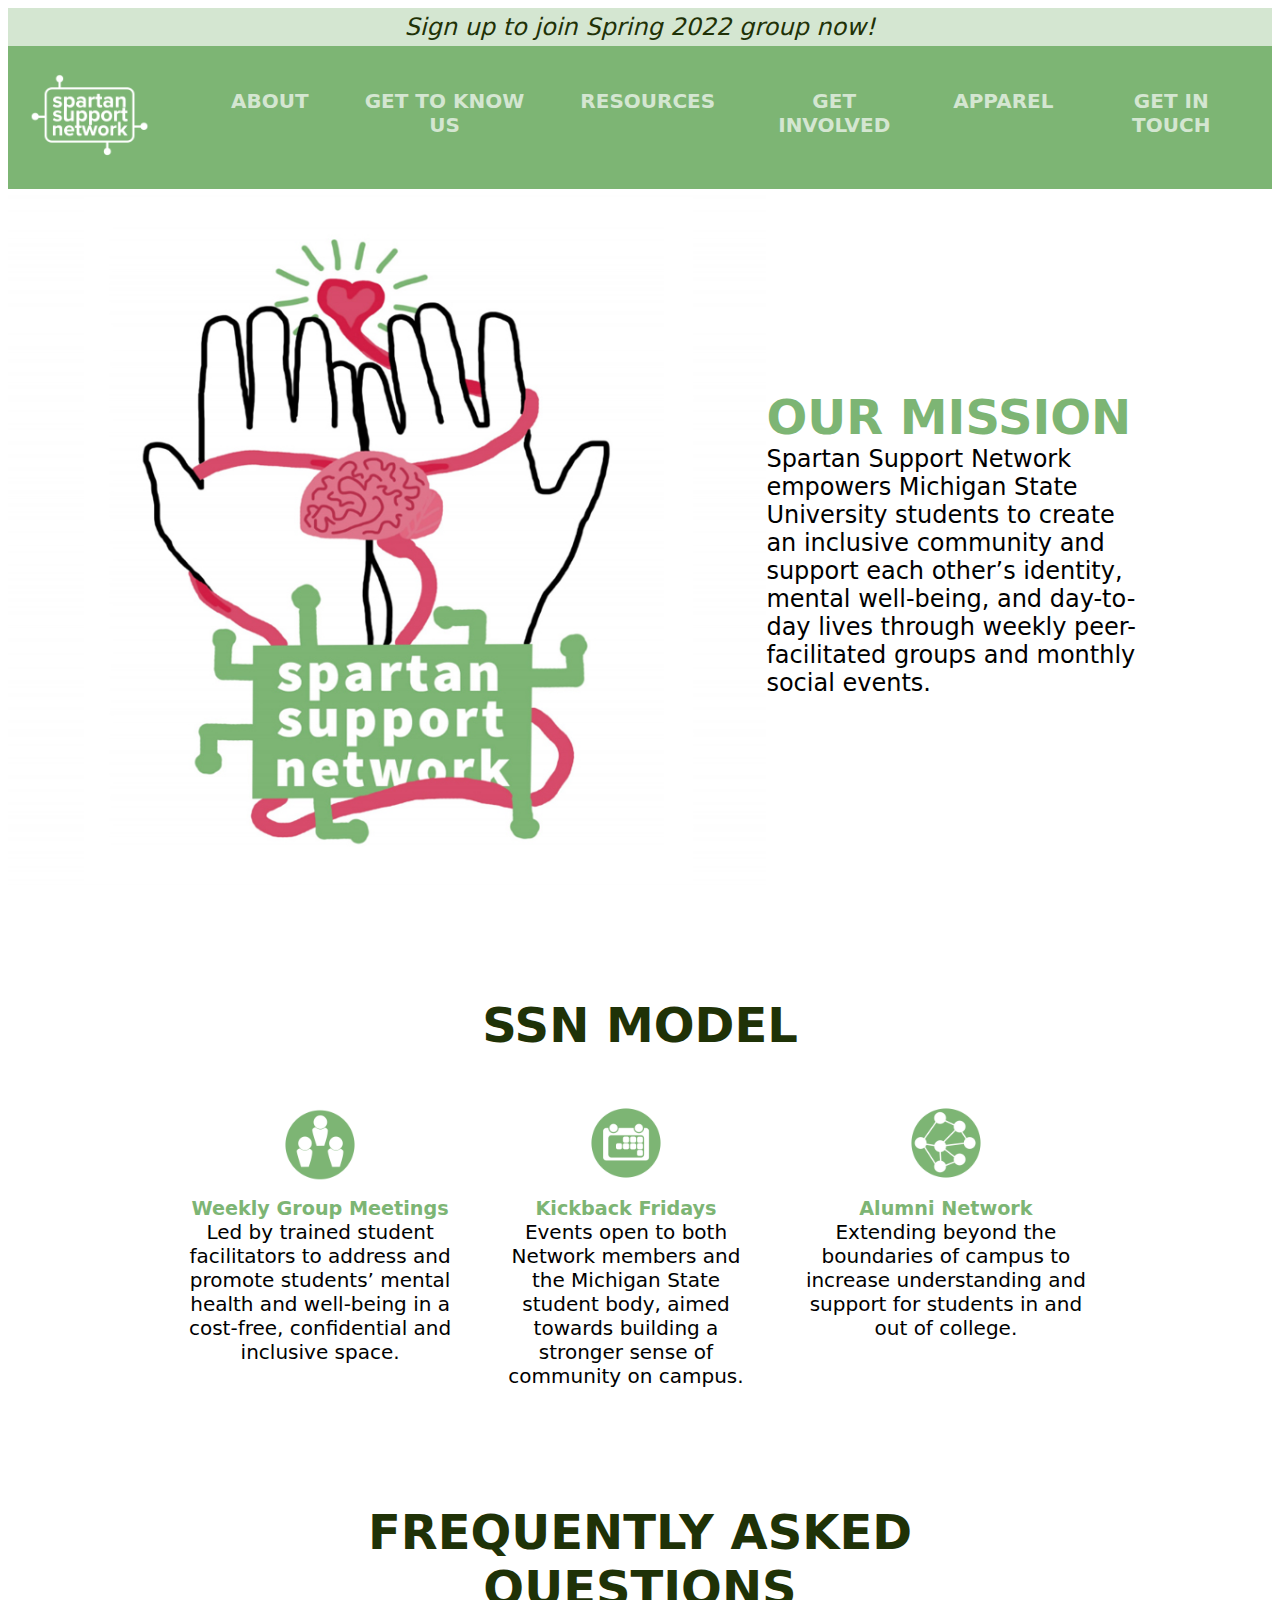
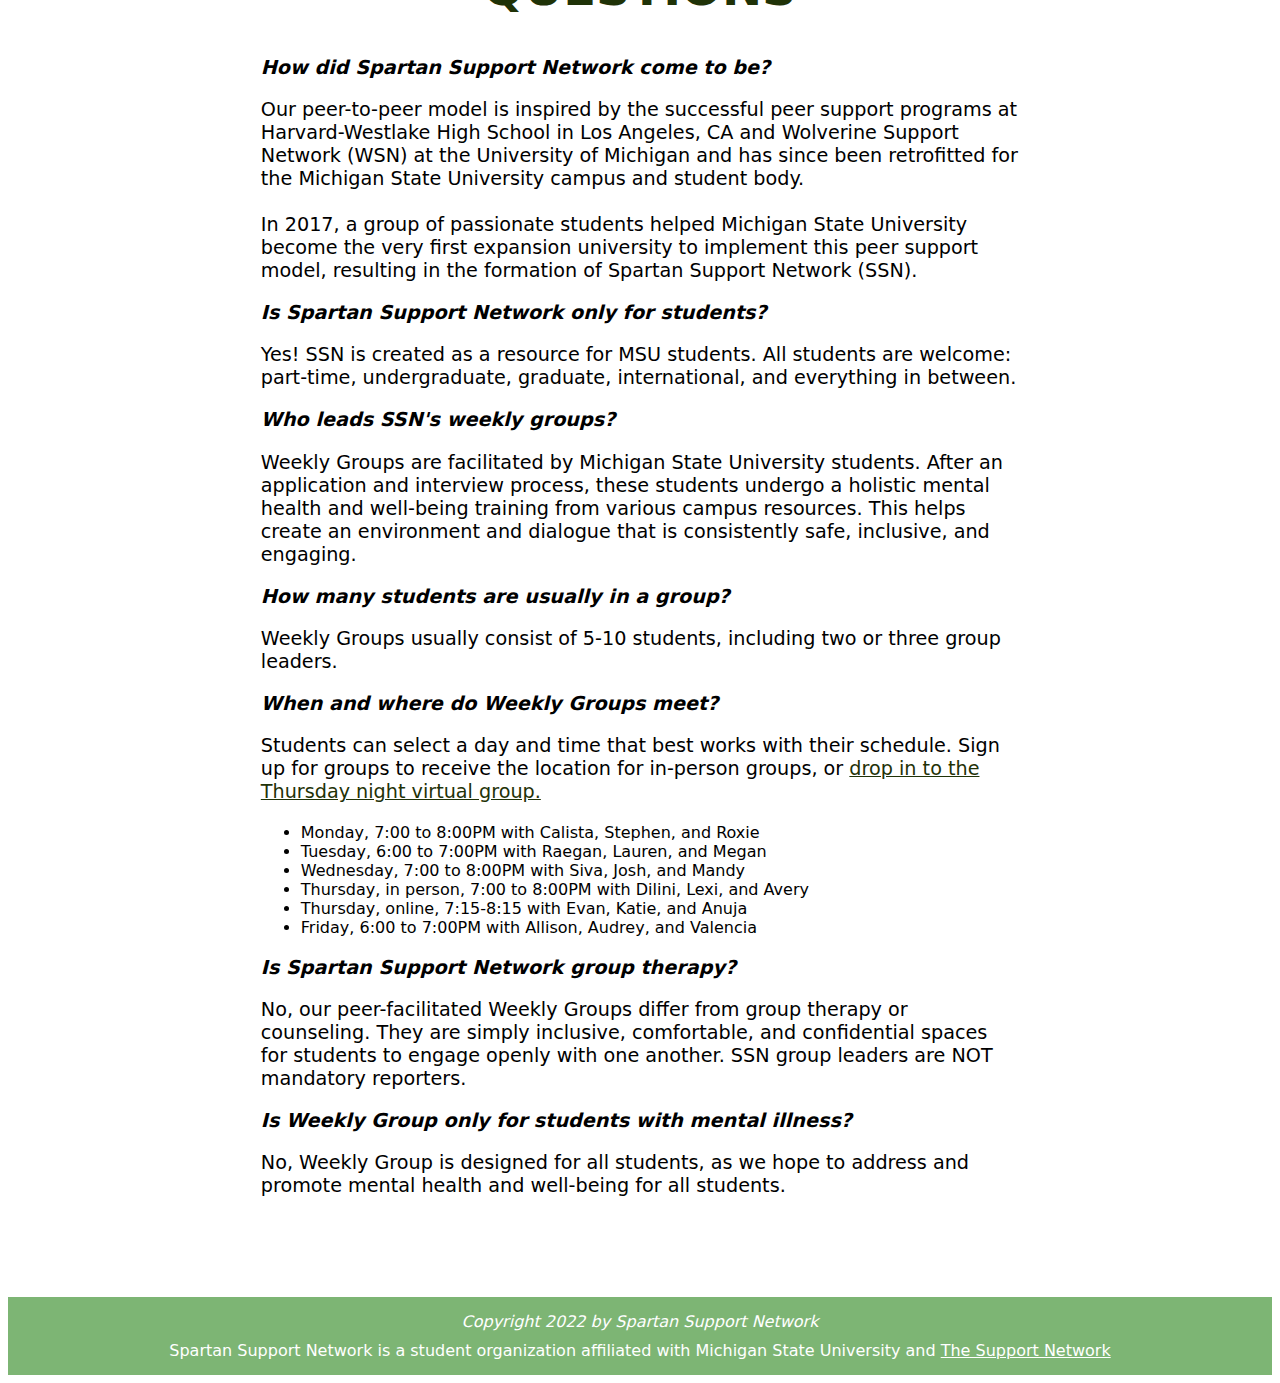
<file: index.html>
<!doctype html>
<html>
<head>
<meta charset="utf-8">

<title>Spartan Support Network</title>
<link rel="stylesheet" type="text/css"  href="styles/style.css">
<link rel="icon"  href="assets/favicon.ico"/>
</head>

<body>
    <header>
      <div class="banner"><a href="https://forms.gle/uR9sPzdmqnq1Cijt9"><em>Sign up to join Spring 2022 group now!</em></a></div>
      <nav class="navGrid">
        <a href="index.html"><img src="assets/navlogo.png" alt="SSN logo" height="125"></a>
         <ul class="navigation">
             <a href="index.html"><li>ABOUT</li></a>
             <a href="gettoknowus.html"><li>GET TO KNOW US</li></a>
              <a href="resources.html"><li>RESOURCES</li></a>
              <a href="calendar.html"><li>GET INVOLVED</li></a>
              <a href="apparel.html"><li>APPAREL</li></a>
              <a href="getintouch.html"><li>GET IN TOUCH</li></a>
          </ul> 
          
          <div class="hamburgerMenu">
              <label> <img src="assets/white_menu_icon.png" alt="Hamburger menu icon">
              <input type="checkbox">
                 <div>
                  <a href="index.html">ABOUT</a>
                 <a href="gettoknowus.html">GET TO KNOW US</a>
                  <a href="resources.html">RESOURCES</a>
                  <a href="calendar.html">GET INVOLVED</a>
                  <a href="apparel.html">APPAREL</a>
                  <a href="getintouch.html">GET IN TOUCH</a>
                  </div>
                  </label>
          </div>
             </nav>
    </header>
            
        <section class="missionFlex">
         <img src="assets/handlogo.jpg" alt="SSN Logo" class="backgroundLogo">
       
        <section id="mission">
            <h1>OUR MISSION</h1>
            <p>Spartan Support Network empowers Michigan State University students to create an inclusive community and support each other’s identity, mental well-being, and day-to-day lives through weekly peer-facilitated groups and monthly social events.</p>
        </section>
        </section>
    
<main>
    

  <h2>SSN MODEL</h2>
        <section class="ssnmodelflex"> 
    
            <div class="modelbox">
                <img class="modelicon" src="assets/group.png" alt="weekly group meetings icon">
                <h3 class="modelheader">Weekly Group Meetings</h3>
                <p class="modeltext">Led by trained student facilitators to address and promote students’ mental health and well-being in a cost-free, confidential and inclusive space.</p>
            </div>
            <div class="modelbox">
                <img class="modelicon" src="assets/friday.png" alt="kickback fridays icon">
                <h3 class="modelheader">Kickback Fridays</h3>
                <p class="modeltext">Events open to both Network members and the Michigan State student body, aimed towards building a stronger sense of community on campus.</p>
            </div>
            <div class="modelbox">
                <img class="modelicon" src="assets/alumni.png" alt="alumni network icon">
                <h3 class="modelheader">Alumni Network</h3>
                <p class="modeltext">Extending beyond the boundaries of campus to increase understanding and support for students in and out of college.</p>
            </div>
        </section>   
        
      <section class="faq">
            <h2>FREQUENTLY ASKED QUESTIONS</h2>
        <p><em><strong>How did Spartan Support Network come to be?</strong></em></p>
        <p>Our peer-to-peer model is inspired by the successful peer support programs at Harvard-Westlake High School in Los Angeles, CA and Wolverine Support Network (WSN) at the University of Michigan and has since been retrofitted for the Michigan State University campus and student body. <br> <br>
        In 2017, a group of passionate students helped Michigan State University become the very first expansion university to implement this peer support model, resulting in the formation of Spartan Support Network (SSN). </p>
            
            <p><em><strong>Is Spartan Support Network only for students?</strong></em></p>
            <p>Yes! SSN is created as a resource for MSU students. All students are welcome: part-time, undergraduate, graduate, international, and everything in between. </p>
            
            <p><em><strong>Who leads SSN's weekly groups? </strong></em></p>
            <p>Weekly Groups are facilitated by Michigan State University students. After an application and interview process, these students undergo a holistic mental health and well-being training from various campus resources. This helps create an environment and dialogue that is consistently safe, inclusive, and engaging. </p>
            
            <p><em><strong>How many students are usually in a group? </strong></em></p>
            <p>Weekly Groups usually consist of 5-10 students, including two or three group leaders. </p>
            
            <p><em><strong>When and where do Weekly Groups meet? </strong></em></p>
        <p>Students can select a day and time that best works with their schedule. Sign up for groups to receive the location for in-person groups, or <a href="https://msu.zoom.us/s/94475112163">drop in to the Thursday night virtual group.</a></p>
              <ul>
                  <li>Monday, 7:00 to 8:00PM with Calista, Stephen, and Roxie</li>
                  <li>Tuesday, 6:00 to 7:00PM with Raegan, Lauren, and Megan</li>
                  <li>Wednesday, 7:00 to 8:00PM with Siva, Josh, and Mandy</li>
                  <li>Thursday, in person, 7:00 to 8:00PM with Dilini, Lexi, and Avery</li>
                  <li>Thursday, online, 7:15-8:15 with Evan, Katie, and Anuja</li>
                  <li>Friday, 6:00 to 7:00PM with Allison, Audrey, and Valencia</li>
              </ul>
          
           <p><em><strong>Is Spartan Support Network group therapy?</strong></em></p>
            <p>No, our peer-facilitated Weekly Groups differ from group therapy or counseling. They are simply inclusive, comfortable, and confidential spaces for students to engage openly with one another. SSN group leaders are NOT mandatory reporters.</p>
        
            <p><em><strong>Is Weekly Group only for students with mental illness?</strong></em></p>
            <p>No, Weekly Group is designed for all students, as we hope to address and promote mental health and well-being for all students.</p>
        </section>
        
    </main>
        
<script src="js/jquery-3.4.1.min.js"></script>
<script src="js/popper.min.js"></script>
<script src="js/bootstrap-4.4.1.js"></script>
</body>
    
    <footer>
        <p><em>Copyright 2022 by Spartan Support Network</em></p>
        
        <p>Spartan Support Network is a student organization affiliated with Michigan State University and <a href="https://www.thesupportnetwork.org/">The Support Network</a></p>
    
    </footer>
</html>
</file>
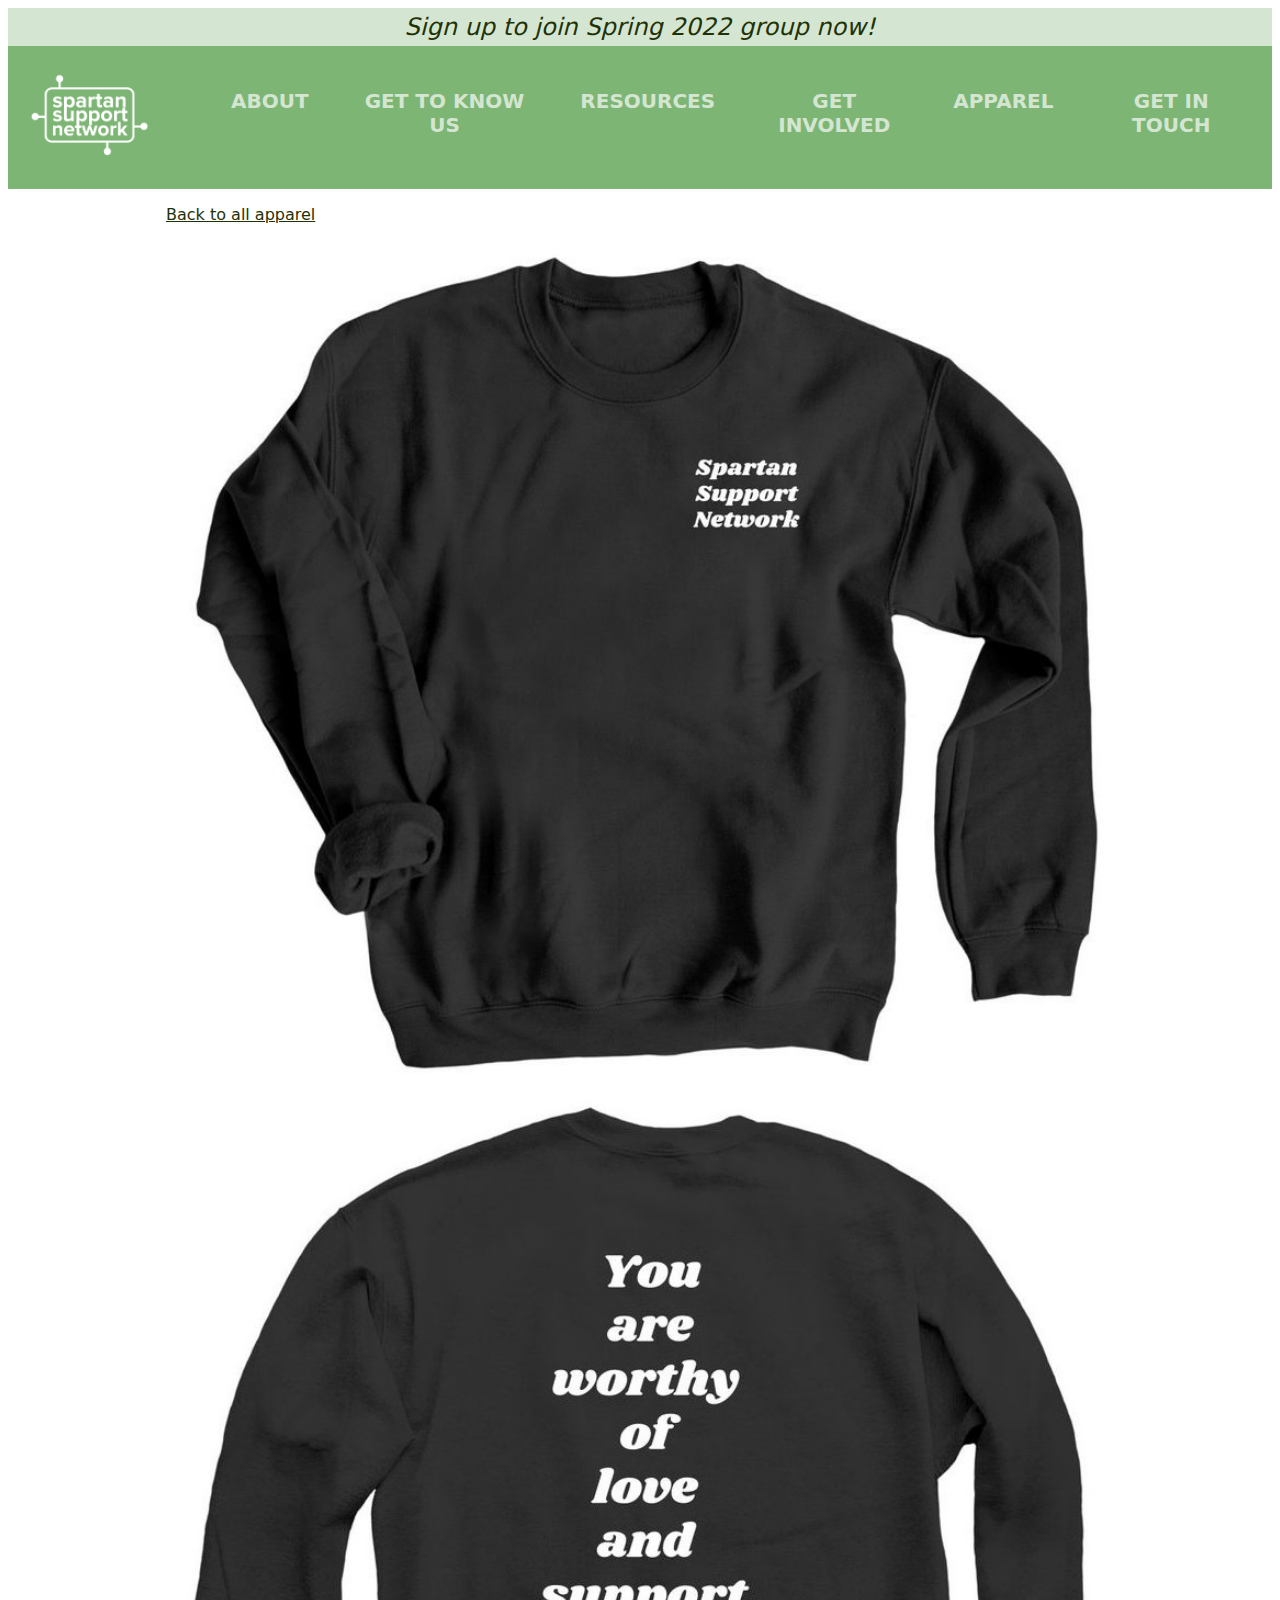
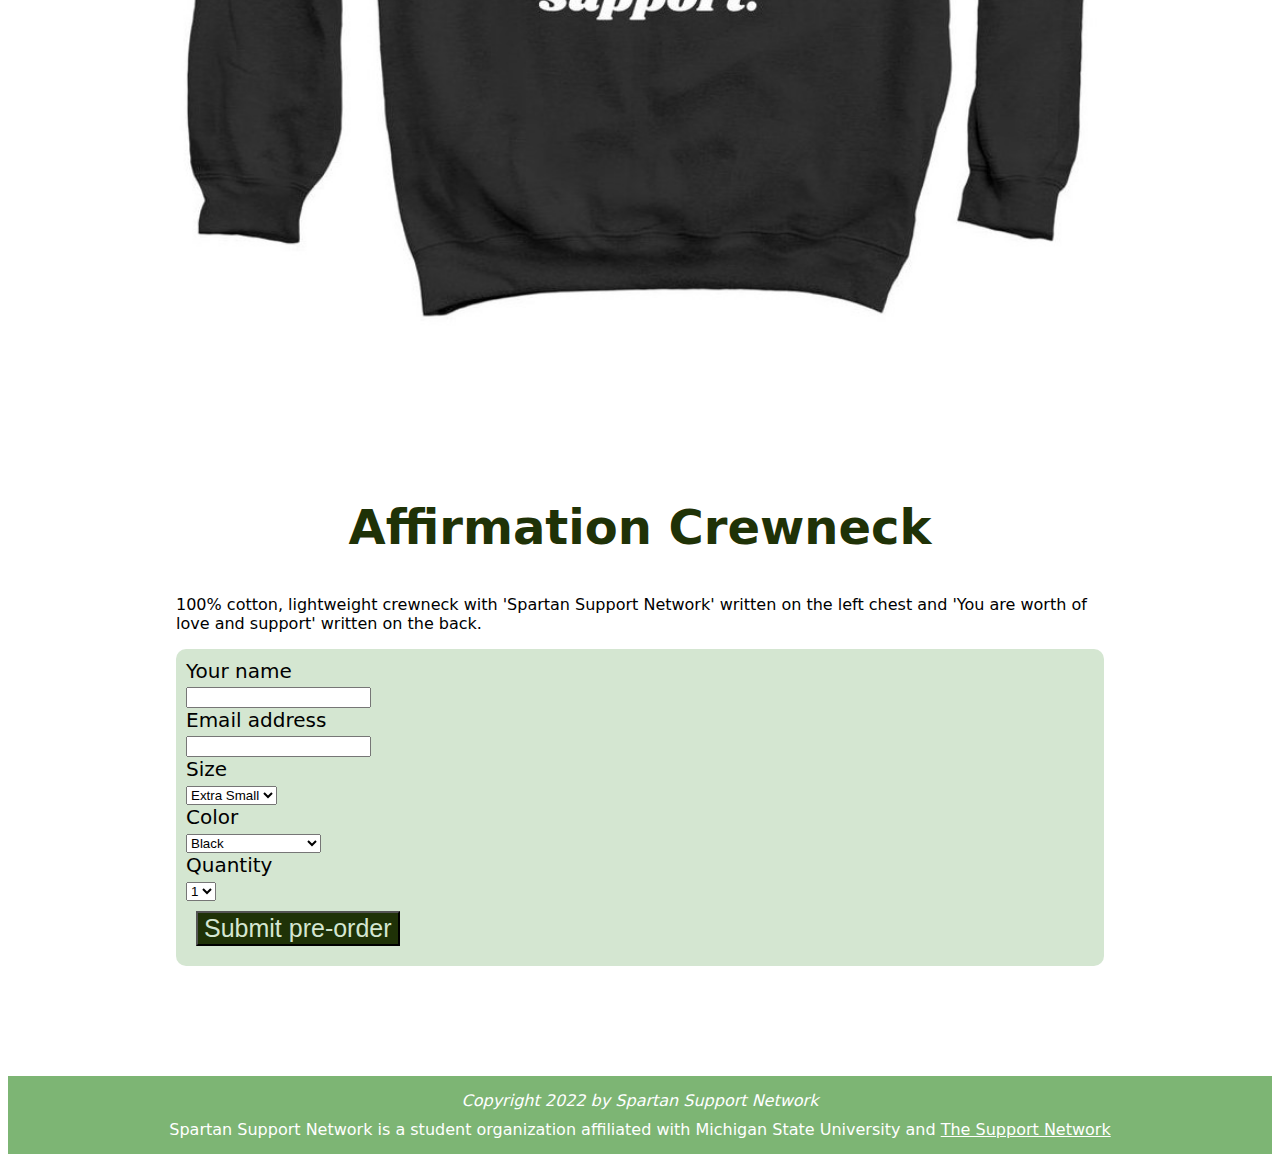
<file: affirmationcrewneck.html>
<!doctype html>
<html>
<head>
<meta charset="utf-8">

<title>Spartan Support Network</title>
<link rel="stylesheet" type="text/css"  href="styles/style.css">
<link rel="icon"  href="assets/favicon.ico"/>
</head>

<body>
    <header>
      <div class="banner"><a href="https://forms.gle/uR9sPzdmqnq1Cijt9"><em>Sign up to join Spring 2022 group now!</em></a></div>
      <nav class="navGrid">
        <a href="index.html"><img src="assets/navlogo.png" alt="SSN logo" height="125"></a>
         <ul class="navigation">
             <a href="index.html"><li>ABOUT</li></a>
             <a href="gettoknowus.html"><li>GET TO KNOW US</li></a>
              <a href="resources.html"><li>RESOURCES</li></a>
              <a href="calendar.html"><li>GET INVOLVED</li></a>
              <a href="apparel.html"><li>APPAREL</li></a>
              <a href="getintouch.html"><li>GET IN TOUCH</li></a>
          </ul> 
          
          <div class="hamburgerMenu">
              <label> <img src="assets/white_menu_icon.png" alt="Hamburger menu icon">
              <input type="checkbox">
                 <div>
                  <a href="index.html">ABOUT</a>
                 <a href="gettoknowus.html">GET TO KNOW US</a>
                  <a href="resources.html">RESOURCES</a>
                  <a href="calendar.html">GET INVOLVED</a>
                    <a href="apparel.html">APPAREL</a>
                  <a href="getintouch.html">GET IN TOUCH</a>
                  </div>
                  </label>
          </div>
             </nav>
    </header>

    <main>
      <p><a href="apparel.html">Back to all apparel</a></p>
      <div class="apparel_page_container">
        <img src="assets/affirmationcrewneck_front.jpg" alt="image of affirmation crewneck">
          <div class="apparel_label">
          <h2>Affirmation Crewneck</h2>
          <p>100% cotton, lightweight crewneck with 'Spartan Support Network' written on the left chest and 'You are worth of love and support' written on the back.</p>
          <form action="https://formspree.io/f/xpzbyoqv" method="POST" >
            <label>
              Your name <br>
            <input type="text" name="namereply" required>
           </label>
           <label>
            Email address <br>
            <input type="email" name="emailreply" required>
           </label>
            <label for="size">Size</label>
            <select class="size" required>
              <option value="extrasmall">Extra Small</option>
              <option value="small">Small</option>
              <option value="medium">Medium</option>
              <option value="large">Large</option>
              <option value="extralarge">Extra Large</option>
              <option value="2x">2X</option>
              <option value="3X">3X</option>
              <option value="4X">4X</option>
            </select>
            <label for="color" required>Color</label>
            <select class="color">
              <option value="black">Black</option>
              <option value="forest">Forest Green</option>
              <option value="heather">Light Heather Gray</option>
            </select>
            <label for="quantity" required>Quantity</label>
            <select class="quantity">
              <option value="one">1</option>
              <option value="two">2</option>
              <option value="three">3</option>
            </select>
            <button>Submit pre-order</button>
          </form>
         
        </div>
        
      </div>
    </main>

        
  <footer>
    <p><em>Copyright 2022 by Spartan Support Network</em></p>
    
    <p>Spartan Support Network is a student organization affiliated with Michigan State University and <a href="https://www.thesupportnetwork.org/">The Support Network</a></p>

</footer>
</body>
</html>
</file>
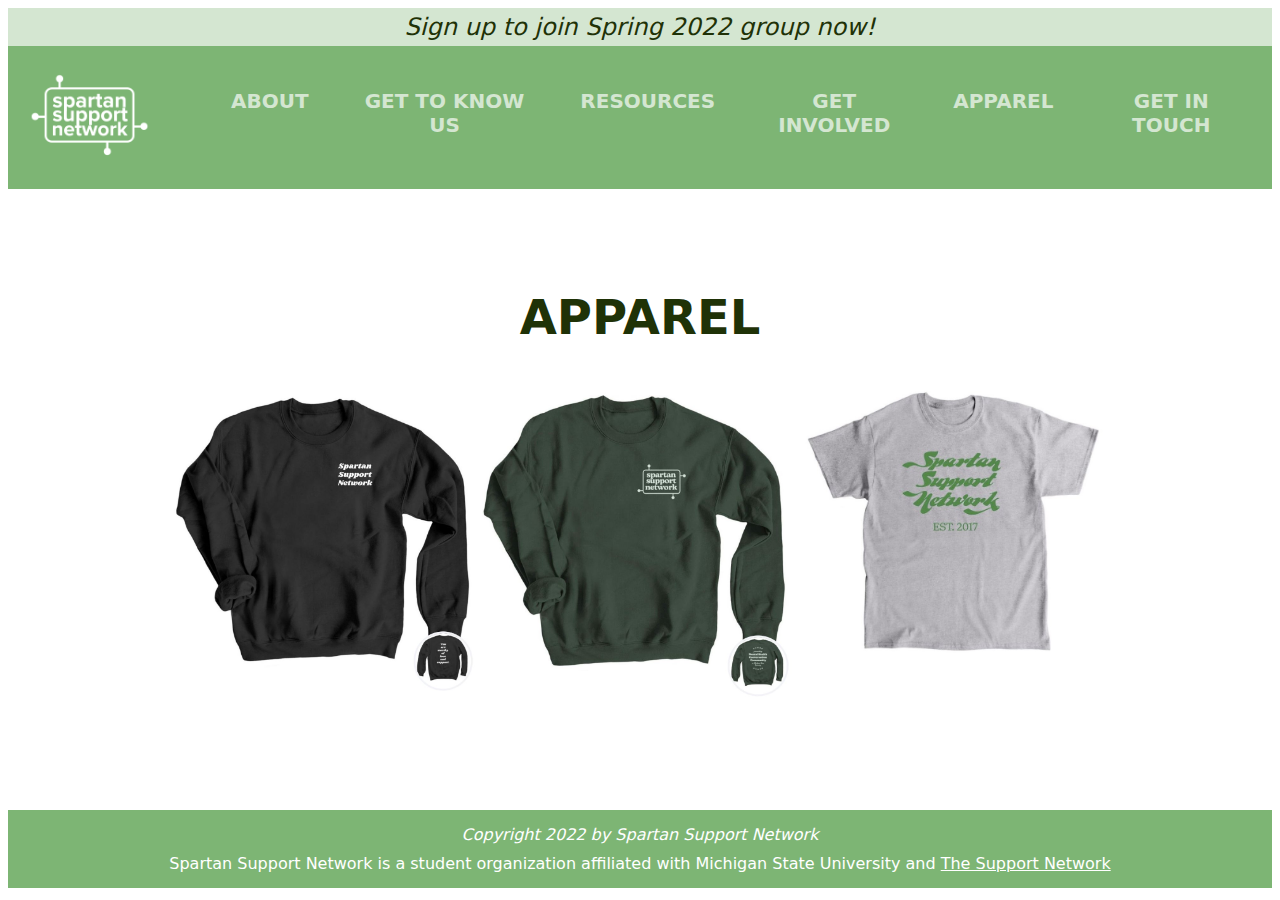
<file: apparel.html>
<!doctype html>
<html>
<head>
<meta charset="utf-8">

<title>Spartan Support Network</title>
<link rel="stylesheet" type="text/css"  href="styles/style.css">
<link rel="icon"  href="assets/favicon.ico"/>
</head>

<body>
    <header>
      <div class="banner"><a href="https://forms.gle/uR9sPzdmqnq1Cijt9"><em>Sign up to join Spring 2022 group now!</em></a></div>
      <nav class="navGrid">
        <a href="index.html"><img src="assets/navlogo.png" alt="SSN logo" height="125"></a>
         <ul class="navigation">
             <a href="index.html"><li>ABOUT</li></a>
             <a href="gettoknowus.html"><li>GET TO KNOW US</li></a>
              <a href="resources.html"><li>RESOURCES</li></a>
              <a href="calendar.html"><li>GET INVOLVED</li></a>
              <a href="apparel.html"><li>APPAREL</li></a>
              <a href="getintouch.html"><li>GET IN TOUCH</li></a>
          </ul> 
          
          <div class="hamburgerMenu">
              <label> <img src="assets/white_menu_icon.png" alt="Hamburger menu icon">
              <input type="checkbox">
                 <div>
                  <a href="index.html">ABOUT</a>
                 <a href="gettoknowus.html">GET TO KNOW US</a>
                  <a href="resources.html">RESOURCES</a>
                  <a href="calendar.html">GET INVOLVED</a>
                    <a href="apparel.html">APPAREL</a>
                  <a href="getintouch.html">GET IN TOUCH</a>
                  </div>
                  </label>
          </div>
             </nav>
    </header>

  <main>
    <h2>APPAREL</h2>
    <div class="apparelContainer">
      
      <div class="apparelBox">
        <a href="affirmationcrewneck.html">
        <img class="apparelImage" alt="image of affirmation crewneck" src="assets/affirmationcrewneck.JPG">
      </a>

      </div>
      <div class="apparelBox">
        <a href="retrologocrewneck.html">
        <img class="apparelImage" alt="image of retro logo crewneck" src="assets/retrocrewneck.JPG">
      </a>
      </div>
      <div class="apparelBox">
        <a href="retrologotee.html">
        <img class="apparelImage" alt="image of retro logo t shirt" src="assets/retrologotee.jpg">
      </a>
      </div>
    </div>
  </main>
    
  <footer>
     <p><em>Copyright 2022 by Spartan Support Network</em></p>
     
     <p>Spartan Support Network is a student organization affiliated with Michigan State University and <a href="https://www.thesupportnetwork.org/">The Support Network</a></p>
 
 </footer>
</body>
</html>
</file>
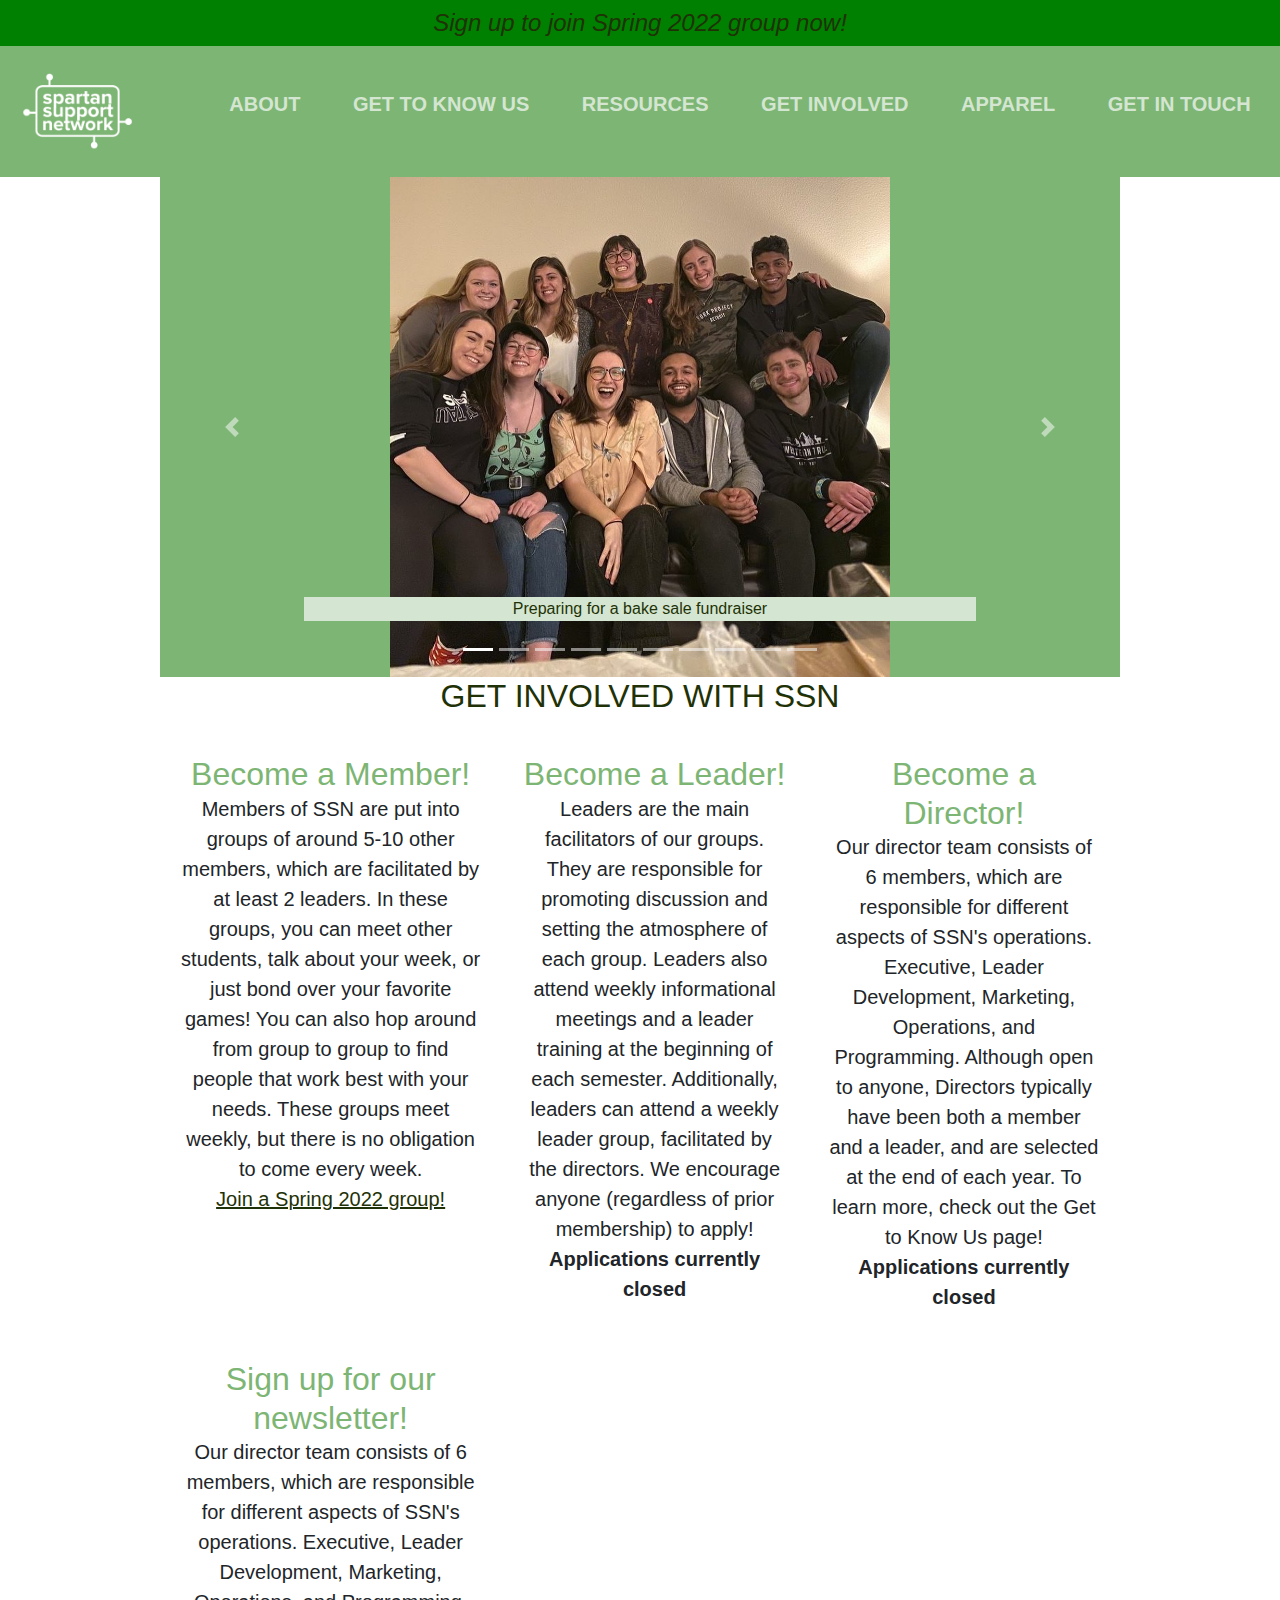
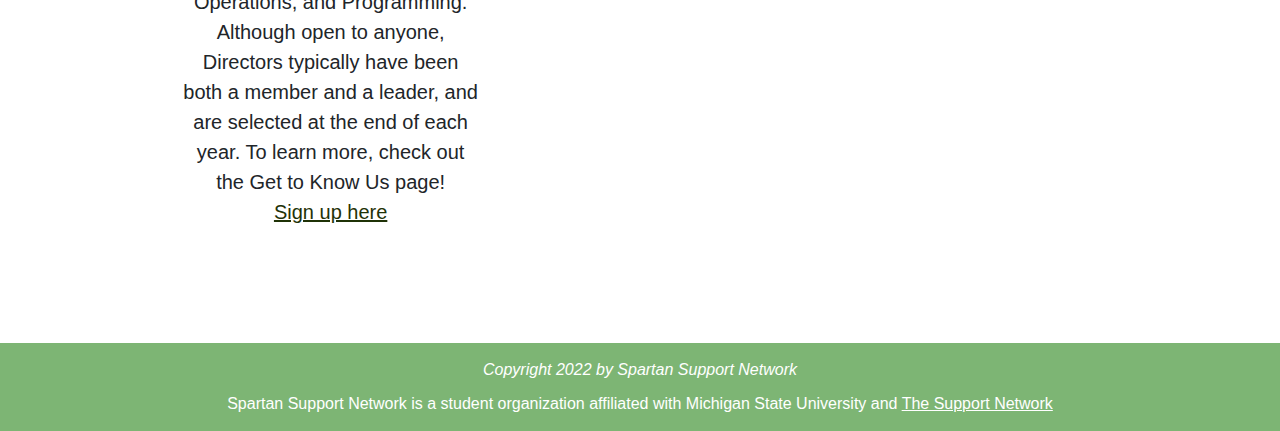
<file: calendar.html>
<!doctype html>
<html>
<head>
<meta charset="utf-8">
<meta http-equiv="X-UA-Compatible" content="IE=edge">
<title>Events</title>
<link rel="stylesheet" type="text/css"  href="styles/style.css">
<link href="css/bootstrap-4.4.1.css" rel="stylesheet" type="text/css">
<link rel="icon"  href="assets/favicon.ico"/>

</head>

<body>
   <header>
    <div class="banner"><a href="https://forms.gle/uR9sPzdmqnq1Cijt9"><em>Sign up to join Spring 2022 group now!</em></a></div>
    <nav class="navGrid">
      <a href="index.html"><img src="assets/navlogo.png" alt="SSN logo" height="125"></a>
      <ul class="navigation">
           <a href="index.html"><li>ABOUT</li></a>
           <a href="gettoknowus.html"><li>GET TO KNOW US</li></a>
            <a href="resources.html"><li>RESOURCES</li></a>
            <a href="calendar.html"><li>GET INVOLVED</li></a>
            <a href="apparel.html"><li>APPAREL</li></a>
            <a href="getintouch.html"><li>GET IN TOUCH</li></a>
        </ul> 
        
        <div class="hamburgerMenu">
            <label> <img src="assets/white_menu_icon.png" alt="Hamburger menu icon">
            <input type="checkbox">
               <div>
                <a href="index.html">ABOUT</a>
               <a href="gettoknowus.html">GET TO KNOW US</a>
                <a href="resources.html">RESOURCES</a>
                <a href="calendar.html">GET INVOLVED</a>
                <a href="apparel.html">APPAREL</a>
                <a href="getintouch.html">GET IN TOUCH</a>
                </div>
                </label>
        </div>
             </nav>
    </header>    
<main>

    <div id="carouselExampleIndicators1" class="carousel slide" data-ride="carousel" style="background-color: #7db574">
          <ol class="carousel-indicators">
            <li data-target="#carouselExampleIndicators1" data-slide-to="0" class="active"></li>
            <li data-target="#carouselExampleIndicators1" data-slide-to="1"></li>
            <li data-target="#carouselExampleIndicators1" data-slide-to="2"></li>
              <li data-target="#carouselExampleIndicators1" data-slide-to="3"></li>
              <li data-target="#carouselExampleIndicators1" data-slide-to="4"></li>
              <li data-target="#carouselExampleIndicators1" data-slide-to="5"></li>
              <li data-target="#carouselExampleIndicators1" data-slide-to="6"></li>
              <li data-target="#carouselExampleIndicators1" data-slide-to="7"></li>
              <li data-target="#carouselExampleIndicators1" data-slide-to="8"></li>
              <li data-target="#carouselExampleIndicators1" data-slide-to="9"></li>
          </ol>

          <div class="carousel-inner" role="listbox">
            <div class="carousel-item active"> <img class="d-block mx-auto" src="assets/events/bakesale.jpg" alt="bake sale photo">
              <div class="carousel-caption">
                 <p>Preparing for a bake sale fundraiser</p>
              </div>
            </div>
            <div class="carousel-item"> <img class="d-block mx-auto" src="assets/events/grouppic.JPG" alt="Photo of SSN in a classroom holding an SSN banner">
              <div class="carousel-caption">
                <p>Representing SSN at a leader meeting</p>
              </div>
              </div>
            <div class="carousel-item"> <img class="d-block mx-auto" src="assets/events/gamenight1.jpeg" alt="game night photo 1">
              <div class="carousel-caption">
                <p>Game night at the Union</p>
              </div>
            </div>
            <div class="carousel-item"> <img class="d-block mx-auto" src="assets/events/gamenight2.jpeg" alt="game night photo 2">
              <div class="carousel-caption">
                <p>Game night at the Union</p>
              </div>
            </div>
              <div class="carousel-item"> <img class="d-block mx-auto" src="assets/events/halloween.jpg" alt="Halloween party photo">
              <div class="carousel-caption">
                <p>In-costume Murder Mystery Night</p>
              </div>
            </div>
              <div class="carousel-item"> <img class="d-block mx-auto" src="assets/events/merchandise.jpg" alt="photo of people in SSN merchandise">
              <div class="carousel-caption">
                <p>Showing off SSN x MunchMusic's Love Yourself apparel </p>
                  </div>
            </div>
              <div class="carousel-item"> <img class="d-block mx-auto" src="assets/events/powerpointnight.JPG" alt="screencapture of powerpoint party zoom call">
              <div class="carousel-caption">
                <p>Powerpoint Party virtual event</p>
              </div>
            </div>
              <div class="carousel-item"> <img class="d-block mx-auto" src="assets/events/spookycrafts.JPG" alt="screencapture of halloween craft night zoom call">
              <div class="carousel-caption">
                <p>Follow along virtual Spooky Craft Night</p>
              </div>
            </div>
              <div class="carousel-item"> <img class="d-block mx-auto" src="assets/events/talentshow.jpg" alt="SSN member playing guitar at a talent show night at the Union">
              <div class="carousel-caption">
                <p>Talent Show Night at the Union</p>
              </div>
            </div>
              <div class="carousel-item"> <img class="d-block mx-auto" src="assets/events/uabcrafts.jpg" alt="rock painting crafting at the International Center">
              <div class="carousel-caption">
                <p>Craft night in collaboration with the University Activities Board</p>
              </div>
            </div>
          </div>
          <a class="carousel-control-prev" href="#carouselExampleIndicators1" role="button" data-slide="prev"> <span class="carousel-control-prev-icon" aria-hidden="true"></span> <span class="sr-only">Previous</span> </a> <a class="carousel-control-next" href="#carouselExampleIndicators1" role="button" data-slide="next"> <span class="carousel-control-next-icon" aria-hidden="true"></span> <span class="sr-only">Next</span> </a> </div>
    
    <h2>GET INVOLVED WITH SSN</h2>
    <section class="ssnmodelflex"> 
    
      <div class="modelbox">
          <h4 class="profilename" text-align="center">Become a Member!</h4>
          <p class="modeltext">Members of SSN are put into groups of around 5-10 other members, which are facilitated by at least 2 leaders. In these groups, you can meet other students, talk about your week, or just bond over your favorite games! You can also hop around from group to group to find people that work best with your needs. These groups meet weekly, but there is no obligation to come every week.</p>
          <p class="modeltext"><a href="https://forms.gle/uR9sPzdmqnq1Cijt9">Join a Spring 2022 group!</a></p>
        </div>
      <div class="modelbox">
        <h4 class="profilename" text-align="center">Become a Leader!</h4>
          <p class="modeltext">Leaders are the main facilitators of our groups. They are responsible for promoting discussion and setting the atmosphere of each group. Leaders also attend weekly informational meetings and a leader training at the beginning of each semester. Additionally, leaders can attend a weekly leader group, facilitated by the directors. We encourage anyone (regardless of prior membership) to apply! 
          </p>
          <p class="modeltext"><strong>Applications currently closed</strong></p>
      </div>
      <div class="modelbox">
        <h4 class="profilename" text-align="center">Become a Director!</h4>
          <p class="modeltext">Our director team consists of 6 members, which are responsible for different aspects of SSN's operations. Executive, Leader Development, Marketing, Operations, and Programming. Although open to anyone, Directors typically have been both a member and a leader, and are selected at the end of each year. To learn more, check out the Get to Know Us page! 
          </p>
          <p class="modeltext"><strong>Applications currently closed</strong></p>
          </div>
          <div class="modelbox">
            <h4 class="profilename" text-align="center">Sign up for our newsletter!</h4>
              <p class="modeltext">Our director team consists of 6 members, which are responsible for different aspects of SSN's operations. Executive, Leader Development, Marketing, Operations, and Programming. Although open to anyone, Directors typically have been both a member and a leader, and are selected at the end of each year. To learn more, check out the Get to Know Us page! 
              </p>
              <p class="modeltext"><a href="">Sign up here</a></p>
              </div>
  </section>   

    
</main>
    
     <footer>
        <p><em>Copyright 2022 by Spartan Support Network</em></p>
        
        <p>Spartan Support Network is a student organization affiliated with Michigan State University and <a href="https://www.thesupportnetwork.org/">The Support Network</a></p>
    
    </footer>
<script src="js/jquery-3.4.1.min.js"></script>
<script src="js/popper.min.js"></script>
<script src="js/bootstrap-4.4.1.js"></script>
</body>
</html>
</file>
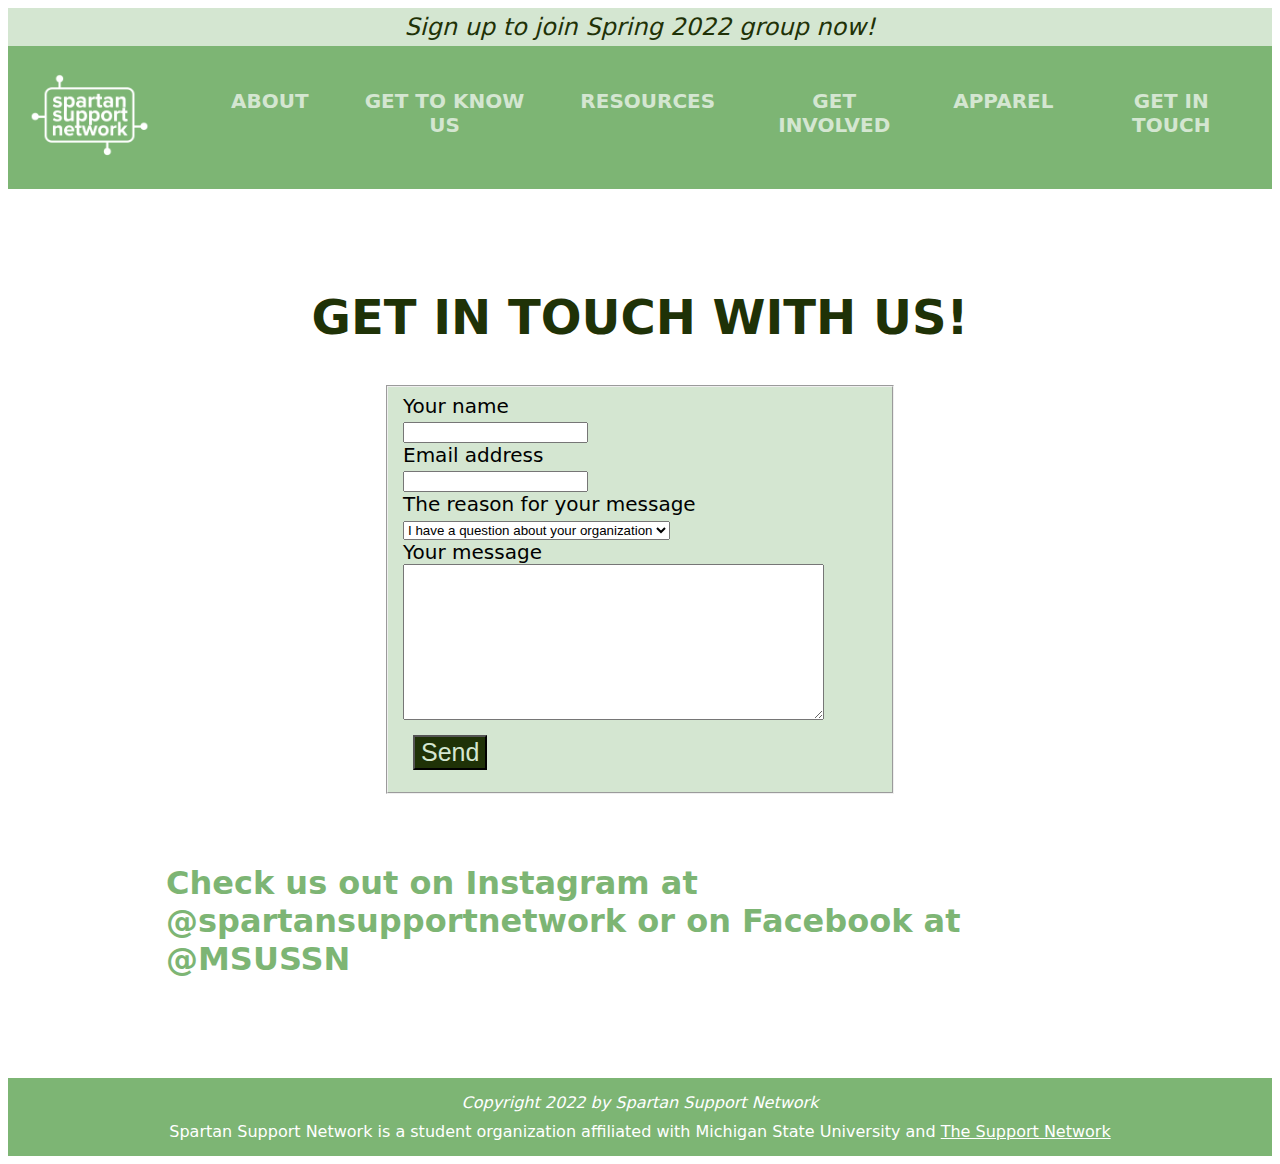
<file: getintouch.html>
<!doctype html>
<html>
<head>
<meta charset="utf-8">
<title>Get in Touch</title>
    <link rel="stylesheet" type="text/css"  href="styles/style.css">
    <link rel="icon"  href="assets/favicon.ico"/>

</head>
<body>
  <header>
    <div class="banner"><a href="https://forms.gle/uR9sPzdmqnq1Cijt9"><em>Sign up to join Spring 2022 group now!</em></a></div>
    <nav class="navGrid">
      <a href="index.html"><img src="assets/navlogo.png" alt="SSN logo" height="125"></a>
      <ul class="navigation">
           <a href="index.html"><li>ABOUT</li></a>
           <a href="gettoknowus.html"><li>GET TO KNOW US</li></a>
            <a href="resources.html"><li>RESOURCES</li></a>
            <a href="calendar.html"><li>GET INVOLVED</li></a>
            <a href="apparel.html"><li>APPAREL</li></a>
            <a href="getintouch.html"><li>GET IN TOUCH</li></a>
        </ul> 
        
        <div class="hamburgerMenu">
            <label> <img src="assets/white_menu_icon.png" alt="Hamburger menu icon">
            <input type="checkbox">
               <div>
                <a href="index.html">ABOUT</a>
               <a href="gettoknowus.html">GET TO KNOW US</a>
                <a href="resources.html">RESOURCES</a>
                <a href="calendar.html">GET INVOLVED</a>
                <a href="apparel.html">APPAREL</a>
                <a href="getintouch.html">GET IN TOUCH</a>
                </div>
                </label>
        </div>
             </nav>
    </header>
    
    
    <main>
        <h2>GET IN TOUCH WITH US!</h2>
        
        <fieldset>
        <form action="https://formspree.io/f/xwkylyap"  method="POST" id="contactform">

          <label>
            Your name <br>
          <input type="text" name="namereply" required>
         </label>
         <label>
          Email address <br>
          <input type="email" name="emailreply" required>
         </label>
         <label>
          The reason for your message <br>
          <select name="reasonformessage" required>
            <option>I have a question about your organization</option>
            <option>I want to collaborate</option>
            <option>Other</option>
          </select>
        </label>
    <label>
    Your message <br>
    <textarea name="message" rows="10" cols="50"></textarea>
  </label>

  <button type="submit">Send</button>
</form>
</fieldset>
  <div>
    <h4 class="profilename" text-align="center"><br>Check us out on Instagram at @spartansupportnetwork or on Facebook at @MSUSSN</h4>
  </div>
    </main>
    
    
    
    
    
    <footer>
        <p><em>Copyright 2022 by Spartan Support Network</em></p>
        
        <p>Spartan Support Network is a student organization affiliated with Michigan State University and <a href="https://www.thesupportnetwork.org/">The Support Network</a></p>
    
    </footer>
</body>
</html>
</file>
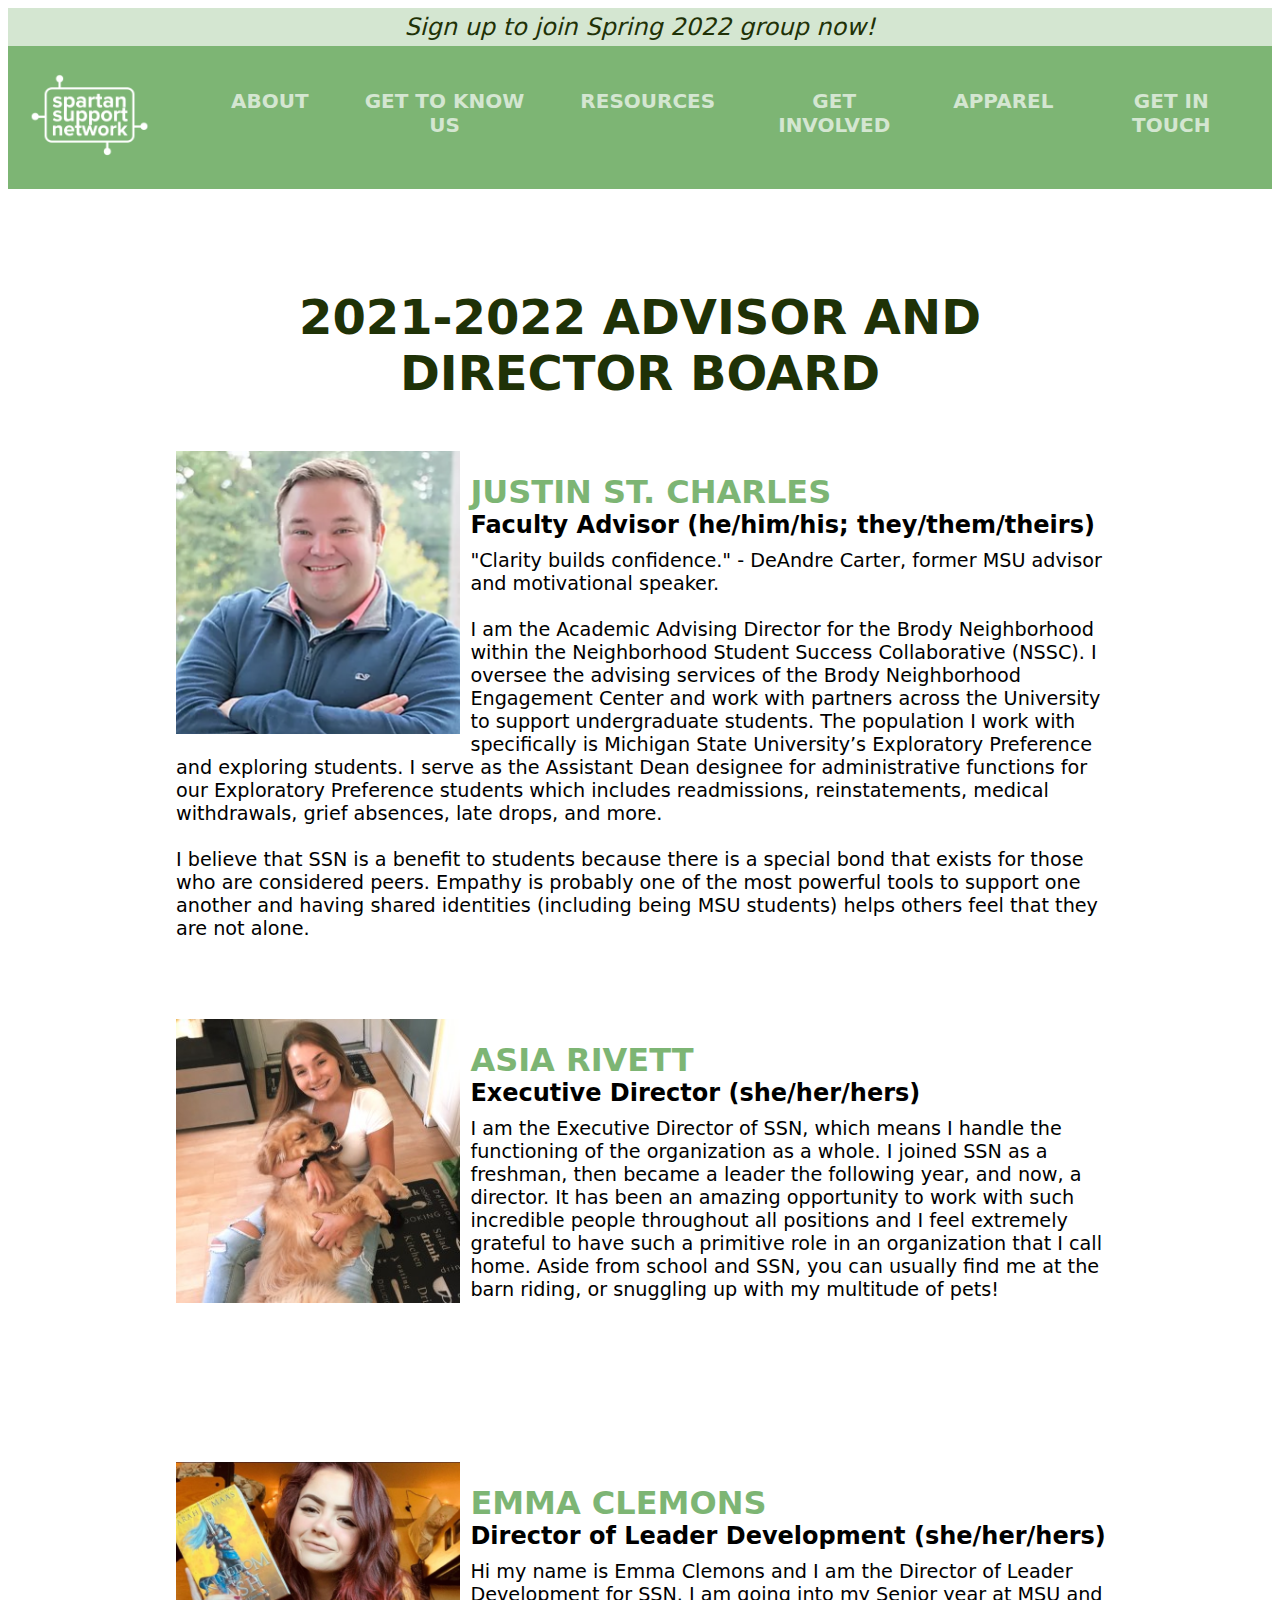
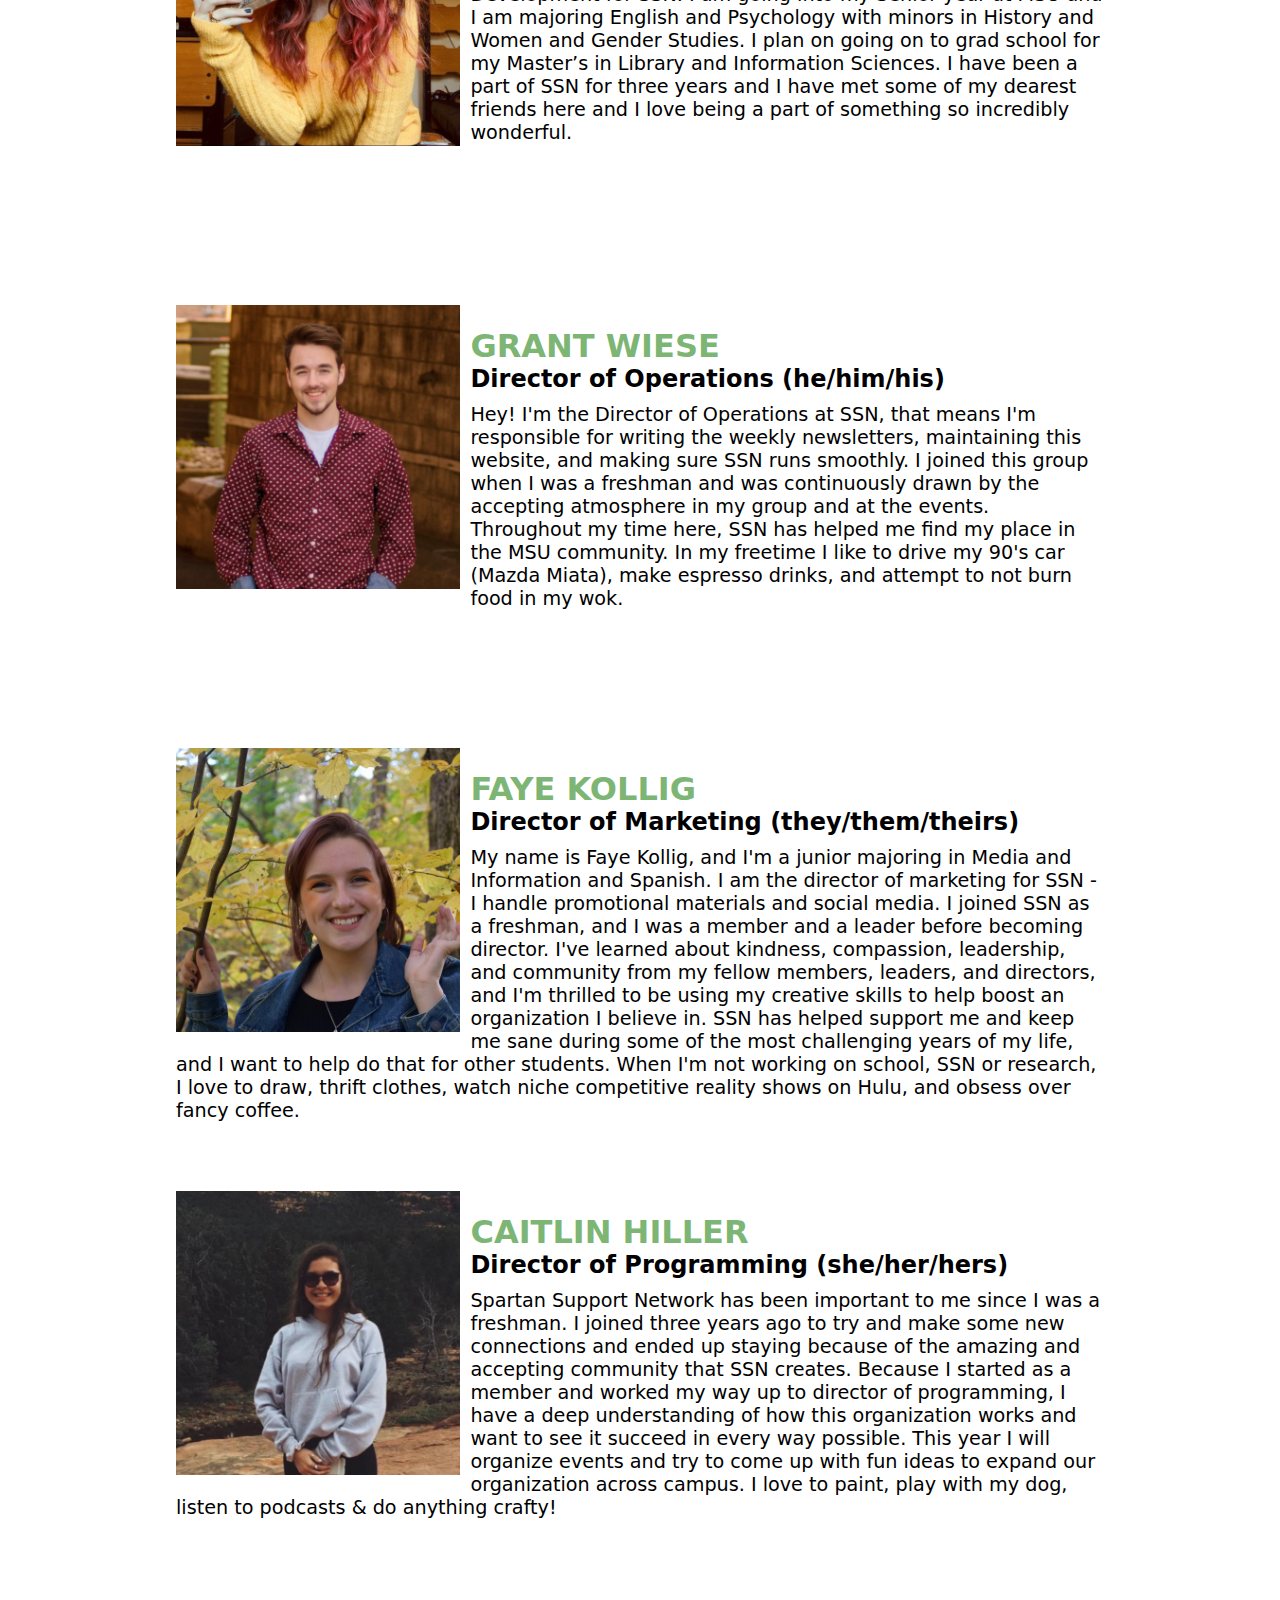
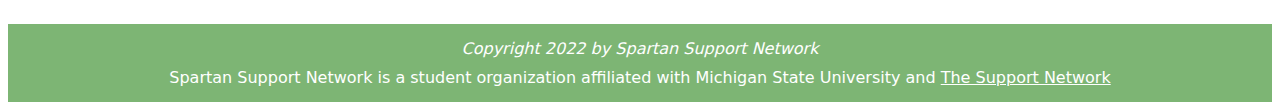
<file: gettoknowus.html>
<!doctype html>
<html>
<head>
<meta charset="utf-8">
<title>Get to know us</title>
    <link rel="stylesheet" type="text/css"  href="styles/style.css">
    <link rel="icon"  href="assets/favicon.ico"/>

</head>

<body>
       <header>
        <div class="banner"><a href="https://forms.gle/uR9sPzdmqnq1Cijt9"><em>Sign up to join Spring 2022 group now!</em></a></div>
    <nav class="navGrid">
      <a href="index.html"><img src="assets/navlogo.png" alt="SSN logo" height="125"></a>
      <ul class="navigation">
           <a href="index.html"><li>ABOUT</li></a>
           <a href="gettoknowus.html"><li>GET TO KNOW US</li></a>
            <a href="resources.html"><li>RESOURCES</li></a>
            <a href="calendar.html"><li>GET INVOLVED</li></a>
            <a href="apparel.html"><li>APPAREL</li></a>
            <a href="getintouch.html"><li>GET IN TOUCH</li></a>
        </ul> 
        
        <div class="hamburgerMenu">
            <label> <img src="assets/white_menu_icon.png" alt="Hamburger menu icon">
            <input type="checkbox">
               <div>
                <a href="index.html">ABOUT</a>
               <a href="gettoknowus.html">GET TO KNOW US</a>
                <a href="resources.html">RESOURCES</a>
                <a href="calendar.html">GET INVOLVED</a>
                <a href="apparel.html">APPAREL</a>
                <a href="getintouch.html">GET IN TOUCH</a>
                </div>
                </label>
        </div>
             </nav>
    </header>
    
    <main>
       <h2>2021-2022 ADVISOR AND DIRECTOR BOARD</h2>
        <section class="profile">
            <blockquote class="profilequote">
                <img class="profilepic" src="assets/justinheadshot.PNG" alt="headshot of Justin St. Charles">
            </blockquote>
            <h4 class="profilename">JUSTIN ST. CHARLES </h4>
            <h5 class="profiletitle">Faculty Advisor (he/him/his; they/them/theirs)</h5>
            <p id="justinparagraph">"Clarity builds confidence." - DeAndre Carter, former MSU advisor
and motivational speaker. <br><br> I am the Academic Advising Director for the Brody Neighborhood within the Neighborhood Student Success Collaborative (NSSC). I oversee the advising services of the Brody Neighborhood Engagement Center and work with partners across the University to support undergraduate students. The population I work with specifically is Michigan State University’s Exploratory Preference and exploring students. I serve as the Assistant Dean designee for administrative functions for our Exploratory Preference students which includes readmissions, reinstatements, medical withdrawals, grief absences, late drops, and more. <br><br> I believe that SSN is a benefit to students because there is a special bond that exists for those who are considered peers. Empathy is probably one of the most powerful tools to support one another and having shared identities (including being MSU students) helps others feel that they are not alone.</p>
        </section>
        
        <section class="profile">
         <blockquote class="profilequote">
                <img class="profilepic" src="assets/asiaheadshot.jpg" alt="photo of Asia Rivett with a golden retriever">
            </blockquote>
            <h4 class="profilename">ASIA RIVETT</h4>
            <h5 class="profiletitle">Executive Director (she/her/hers)</h5>
            <p>I am the Executive Director of SSN, which means I handle the functioning of the organization as a whole. I joined SSN as a freshman, then became a leader the following year, and now, a director. It has been an amazing opportunity to work with such incredible people throughout all positions and I feel extremely grateful to have such a primitive role in an organization that I call home. Aside from school and SSN, you can usually find me at the barn riding, or snuggling up with my multitude of pets!</p>
        </section>
        
        <section class="profile">
            <blockquote class="profilequote">
                <img class="profilepic" src="assets/emmaheadshot.png" alt="photo of Emma Clemons holding a book">
            </blockquote>
            <h4 class="profilename">EMMA CLEMONS</h4>
            <h5 class="profiletitle">Director of Leader Development (she/her/hers)</h5>
            <p> Hi my name is Emma Clemons and I am the Director of Leader Development for SSN. I am going into my Senior year at MSU and I am majoring English and Psychology with minors in History and Women and Gender Studies. I plan on going on to grad school for my Master’s in Library and Information Sciences. I have been a part of SSN for three years and I have met some of my dearest friends here and I love being a part of something so incredibly wonderful.</p>
        </section>
        
        <section class="profile">
            <blockquote class="profilequote">
                <img class="profilepic" src="assets/grantheadshot.png" alt="photo of Grant Wiese">
            </blockquote>
            <h4 class="profilename">GRANT WIESE</h4>
            <h5 class="profiletitle">Director of Operations (he/him/his)</h5>
            <p> Hey! I'm the Director of Operations at SSN, that means I'm responsible for writing the weekly newsletters, maintaining this website, and making sure SSN runs smoothly. I joined this group when I was a freshman and was continuously drawn by the accepting atmosphere in my group and at the events. Throughout my time here, SSN has helped me find my place in the MSU community. In my freetime I like to drive my 90's car (Mazda Miata), make espresso drinks, and attempt to not burn food in my wok. </p>
        </section>
        
         <section class="profile">
            <blockquote class="profilequote">
                <img class="profilepic" src="assets/fayeheadshot.jpg" alt="headshot of Faye Kollig">
            </blockquote>
            <h4 class="profilename">FAYE KOLLIG </h4>
            <h5 class="profiletitle">Director of Marketing (they/them/theirs)</h5>
            <p> My name is Faye Kollig, and I'm a junior majoring in Media and Information and Spanish. I am the director of marketing for SSN - I handle promotional materials and social media. I joined SSN as a freshman, and I was a member and a leader before becoming director. I've learned about kindness, compassion, leadership, and community from my fellow members, leaders, and directors, and I'm thrilled to be using my creative skills to help boost an organization I believe in. SSN has helped support me and keep me sane during some of the most challenging years of my life, and I want to help do that for other students. When I'm not working on school, SSN or research, I love to draw, thrift clothes, watch niche competitive reality shows on Hulu, and obsess over fancy coffee. </p>
        </section>
               
         <section class="profile">
            <blockquote class="profilequote">
                <img class="profilepic" src="assets/caitlinheadshot.png" alt="photo of Caitlin Hiller outside wearing sunglasses">
            </blockquote>
            <h4 class="profilename">CAITLIN HILLER </h4>
            <h5 class="profiletitle">Director of Programming (she/her/hers)</h5>
            <p> Spartan Support Network has been important to me since I was a freshman. I joined three years ago to try and make some new connections and ended up staying because of the amazing and accepting community that SSN creates. Because I started as a member and worked my way up to director of programming, I have a deep understanding of how this organization works and want to see it succeed in every way possible. This year I will organize events and try to come up with fun ideas to expand our organization across campus. I love to paint, play with my dog, listen to podcasts & do anything crafty! </p>
        </section>
      
    </main>
<footer>
        <p><em>Copyright 2022 by Spartan Support Network</em></p>
        
        <p>Spartan Support Network is a student organization affiliated with Michigan State University and <a href="https://www.thesupportnetwork.org/">The Support Network</a></p>
    
    </footer>
</body>
</html>
</file>
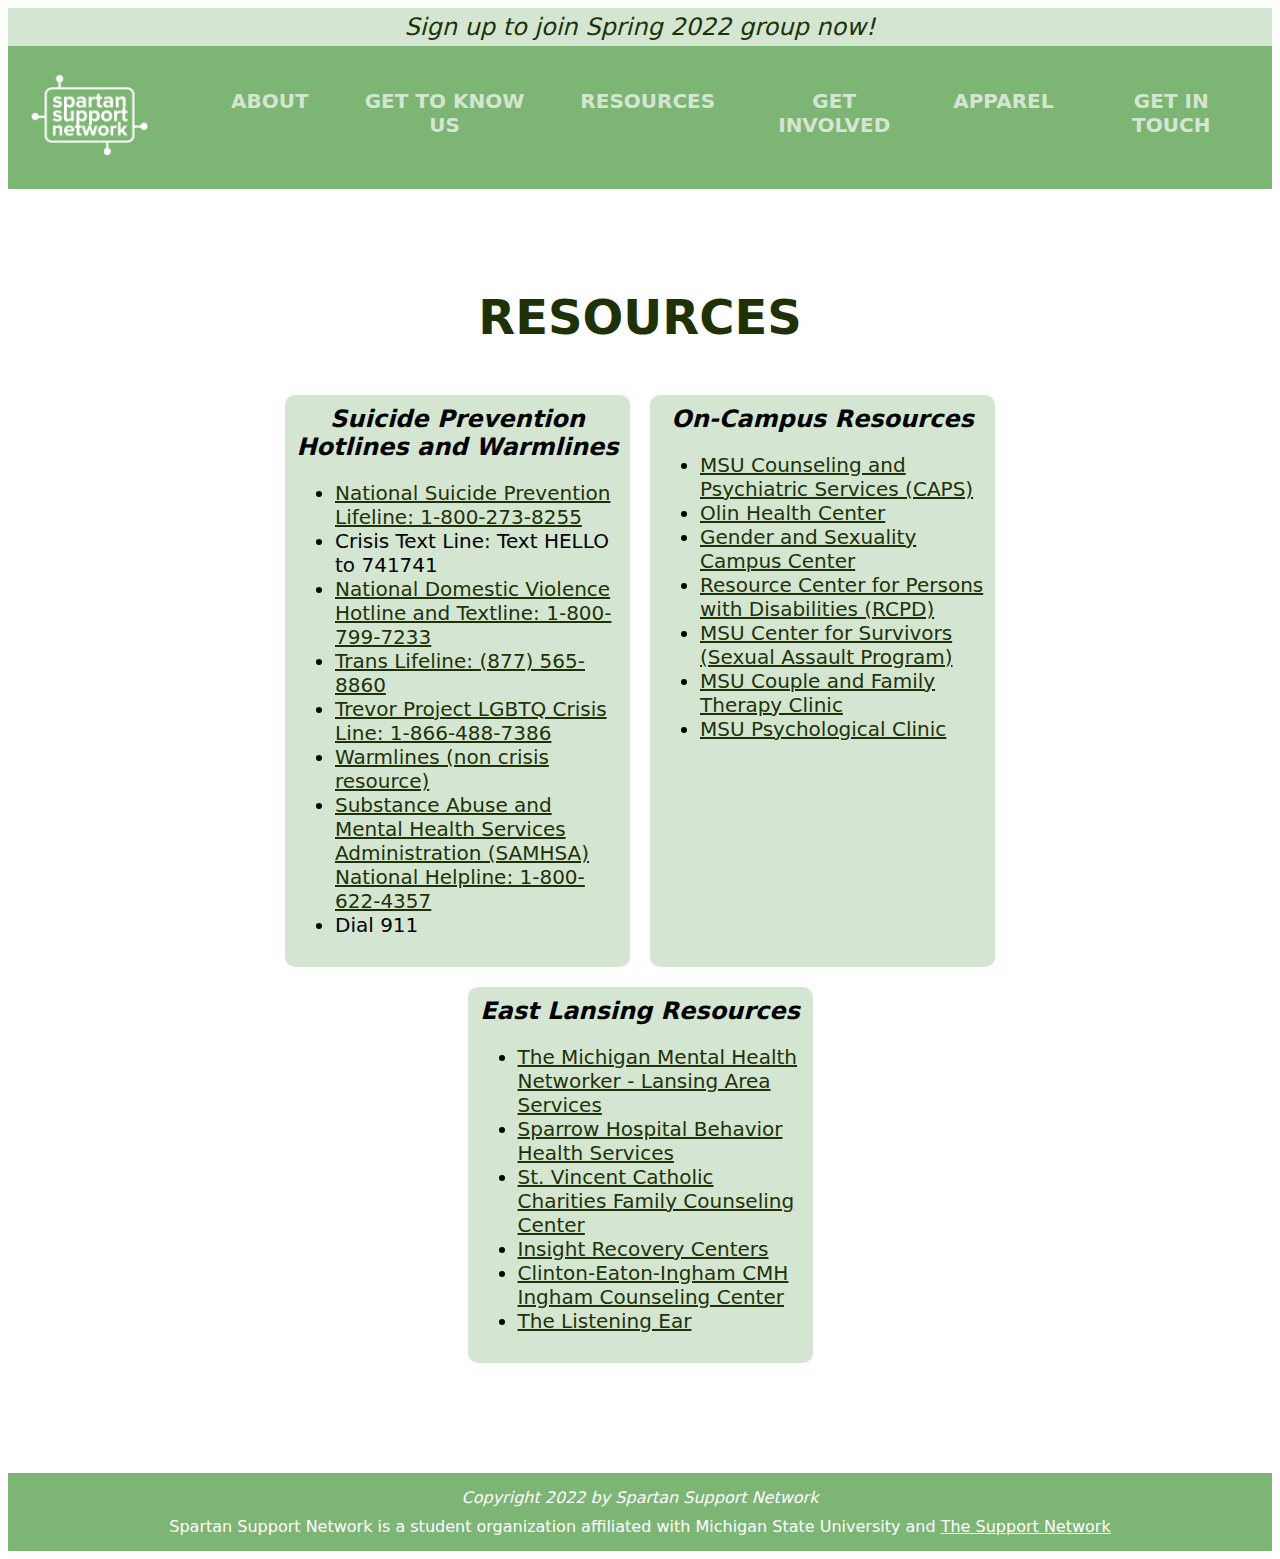
<file: resources.html>
<!doctype html>
<html>
<head>
<meta charset="utf-8">
<title>Resources</title>
    <link rel="stylesheet" type="text/css"  href="styles/style.css">
    <link rel="icon"  href="assets/favicon.ico"/>

</head>
   <header>
    <div class="banner"><a href="https://forms.gle/uR9sPzdmqnq1Cijt9"><em>Sign up to join Spring 2022 group now!</em></a></div>
    <nav class="navGrid">
      <a href="index.html"><img src="assets/navlogo.png" alt="SSN logo" height="125"></a>
      <ul class="navigation">
           <a href="index.html"><li>ABOUT</li></a>
           <a href="gettoknowus.html"><li>GET TO KNOW US</li></a>
            <a href="resources.html"><li>RESOURCES</li></a>
            <a href="calendar.html"><li>GET INVOLVED</li></a>
            <a href="apparel.html"><li>APPAREL</li></a>
            <a href="getintouch.html"><li>GET IN TOUCH</li></a>
        </ul> 
        
        <div class="hamburgerMenu">
            <label> <img src="assets/white_menu_icon.png" alt="Hamburger menu icon">
            <input type="checkbox">
               <div>
                <a href="index.html">ABOUT</a>
               <a href="gettoknowus.html">GET TO KNOW US</a>
                <a href="resources.html">RESOURCES</a>
                <a href="calendar.html">GET INVOLVED</a>
                <a href="apparel.html">APPAREL</a>
                <a href="getintouch.html">GET IN TOUCH</a>
                </div>
                </label>
        </div>
             </nav>
    </header>
<body>
    
    <main>
        <h2>RESOURCES</h2>
        <div id="resources">
        <section class="resourceBox">   
      <h3>Suicide Prevention Hotlines and Warmlines</h3>
        <ul class="resourceList">
            <li><a href="https://suicidepreventionlifeline.org/">National Suicide Prevention Lifeline: 1-800-273-8255</a></li>
            <li>Crisis Text Line: Text HELLO to 741741</li>
            <li><a href="https://www.thehotline.org/">National Domestic Violence Hotline and Textline: 1-800-799-7233</a></li>
            <li><a href="https://translifeline.org/">Trans Lifeline: (877) 565-8860</a></li>
            <li><a href="https://www.thetrevorproject.org/">Trevor Project LGBTQ Crisis Line: 1-866-488-7386</a></li>
            <li><a href="https://screening.mhanational.org/content/need-talk-someone-warmlines">Warmlines (non crisis resource)</a></li>
            <li><a href="https://www.samhsa.gov/find-help/national-helpline">Substance Abuse and Mental Health Services Administration (SAMHSA) National Helpline: 1-800-622-4357</a></li>
            <li>Dial 911</li>
        </ul>
        </section>
        <section class="resourceBox"> 
    <h3>On-Campus Resources</h3>
        <ul class="resourceList">
            <li><a href="https://caps.msu.edu/">MSU Counseling and Psychiatric Services (CAPS)</a></li>
            <li><a href="https://olin.msu.edu/">Olin Health Center</a></li>
            <li><a href="https://lbgtrc.msu.edu/">Gender and Sexuality Campus Center</a></li>
            <li><a href="https://www.rcpd.msu.edu/">Resource Center for Persons with Disabilities (RCPD)</a></li>
            <li><a href="https://centerforsurvivors.msu.edu/">MSU Center for Survivors (Sexual Assault Program)</a></li>
            <li><a href="https://hdfs.msu.edu/clinic">MSU Couple and Family Therapy Clinic</a></li>
            <li><a href="https://psychology.msu.edu/clinic/">MSU Psychological Clinic</a></li>
        </ul>
        </section>
        
        <section class="resourceBox"> 
        <h3>East Lansing Resources</h3>
        <ul class="resourceList">
            <li><a href="http://mhweb.org/">The Michigan Mental Health Networker - Lansing Area Services</a></li>
            <li><a href="https://www.sparrow.org/behavioralhealth/">Sparrow Hospital Behavior Health Services</a></li>
            <li><a href="https://stvcc.org/services/counseling/">St. Vincent Catholic Charities Family Counseling Center</a></li>
            <li><a href="https://www.treatmentcentersdirectory.com/Michigan/Lansing/insight-recovery-center-16354">Insight Recovery Centers</a></li>
            <li><a href="http://www.ceicmh.org/">Clinton-Eaton-Ingham CMH Ingham Counseling Center</a></li>
            <li><a href="https://www.the-listening-ear.org/">The Listening Ear</a></li>
        </ul>
        </section>
        </div>
    </main>
    
     <footer>
        <p><em>Copyright 2022 by Spartan Support Network</em></p>
        
        <p>Spartan Support Network is a student organization affiliated with Michigan State University and <a href="https://www.thesupportnetwork.org/">The Support Network</a></p>
    
    </footer>
</body>
</html>
</file>
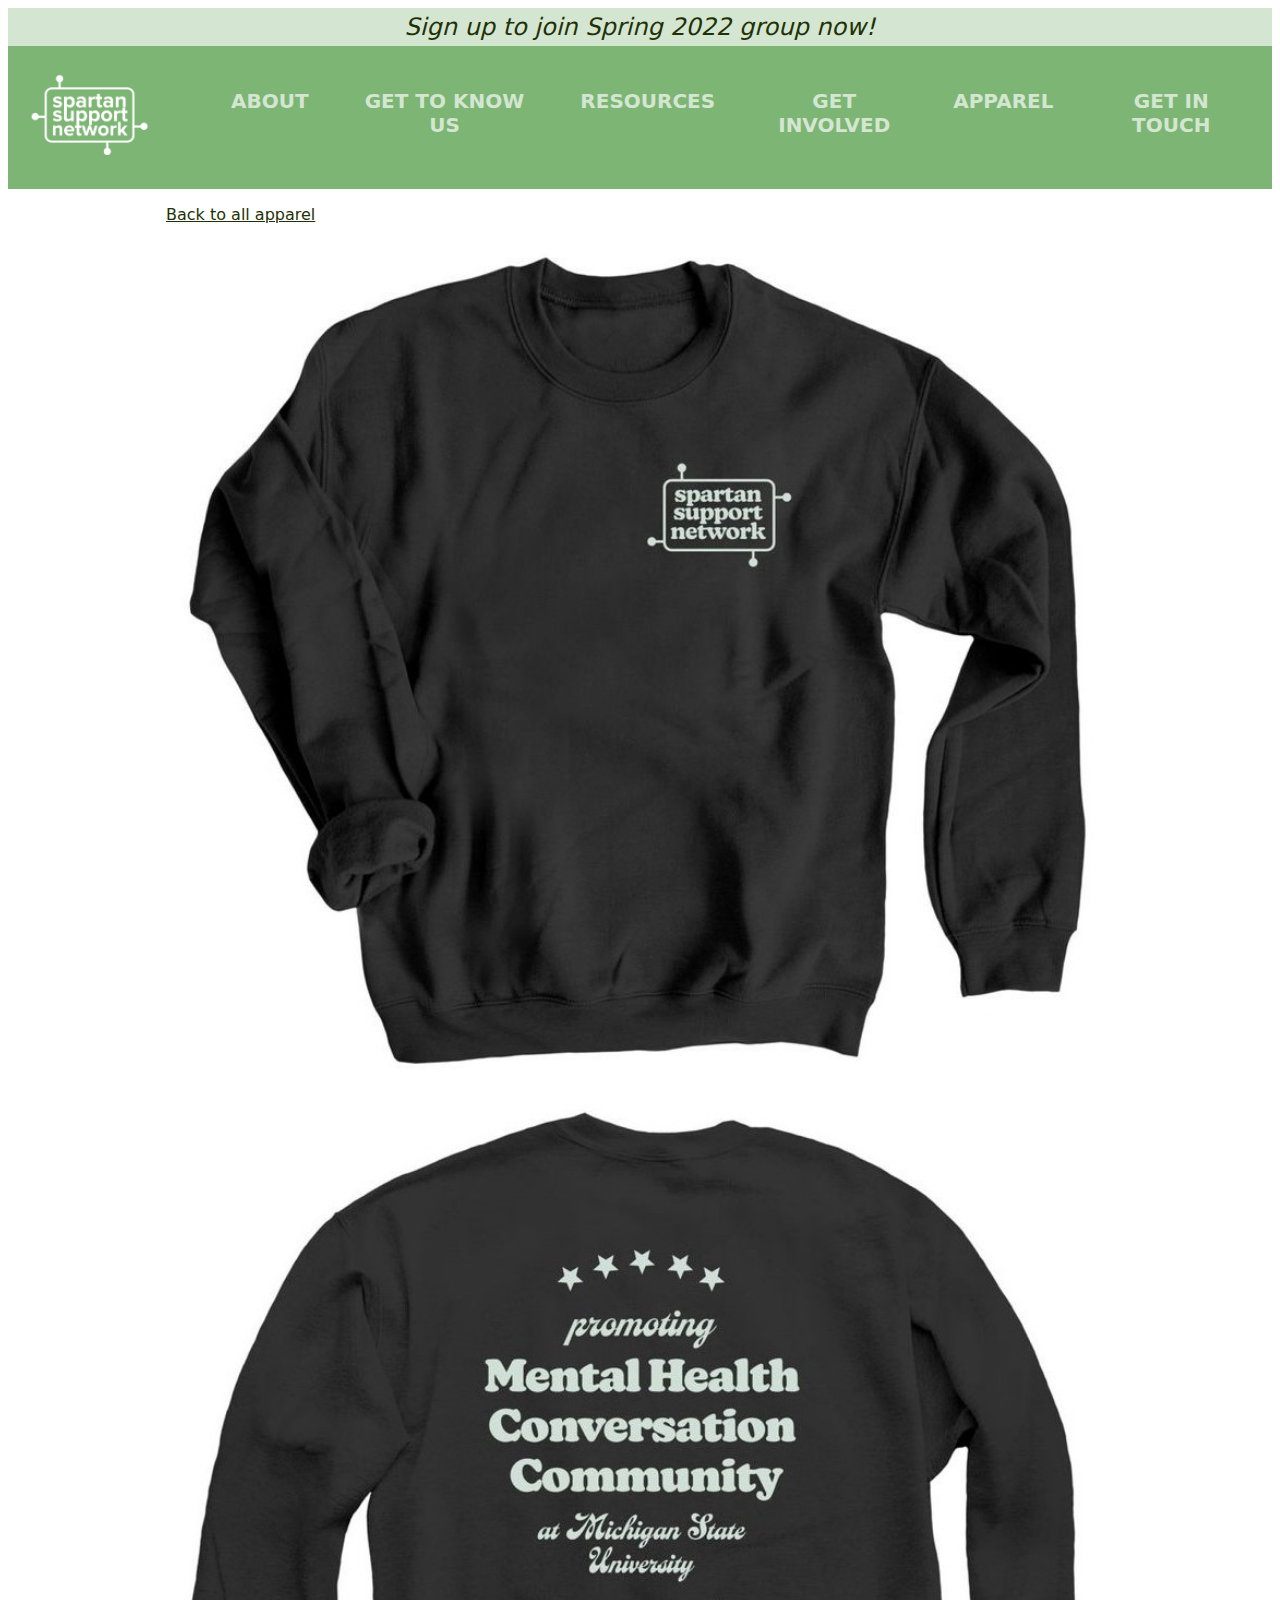
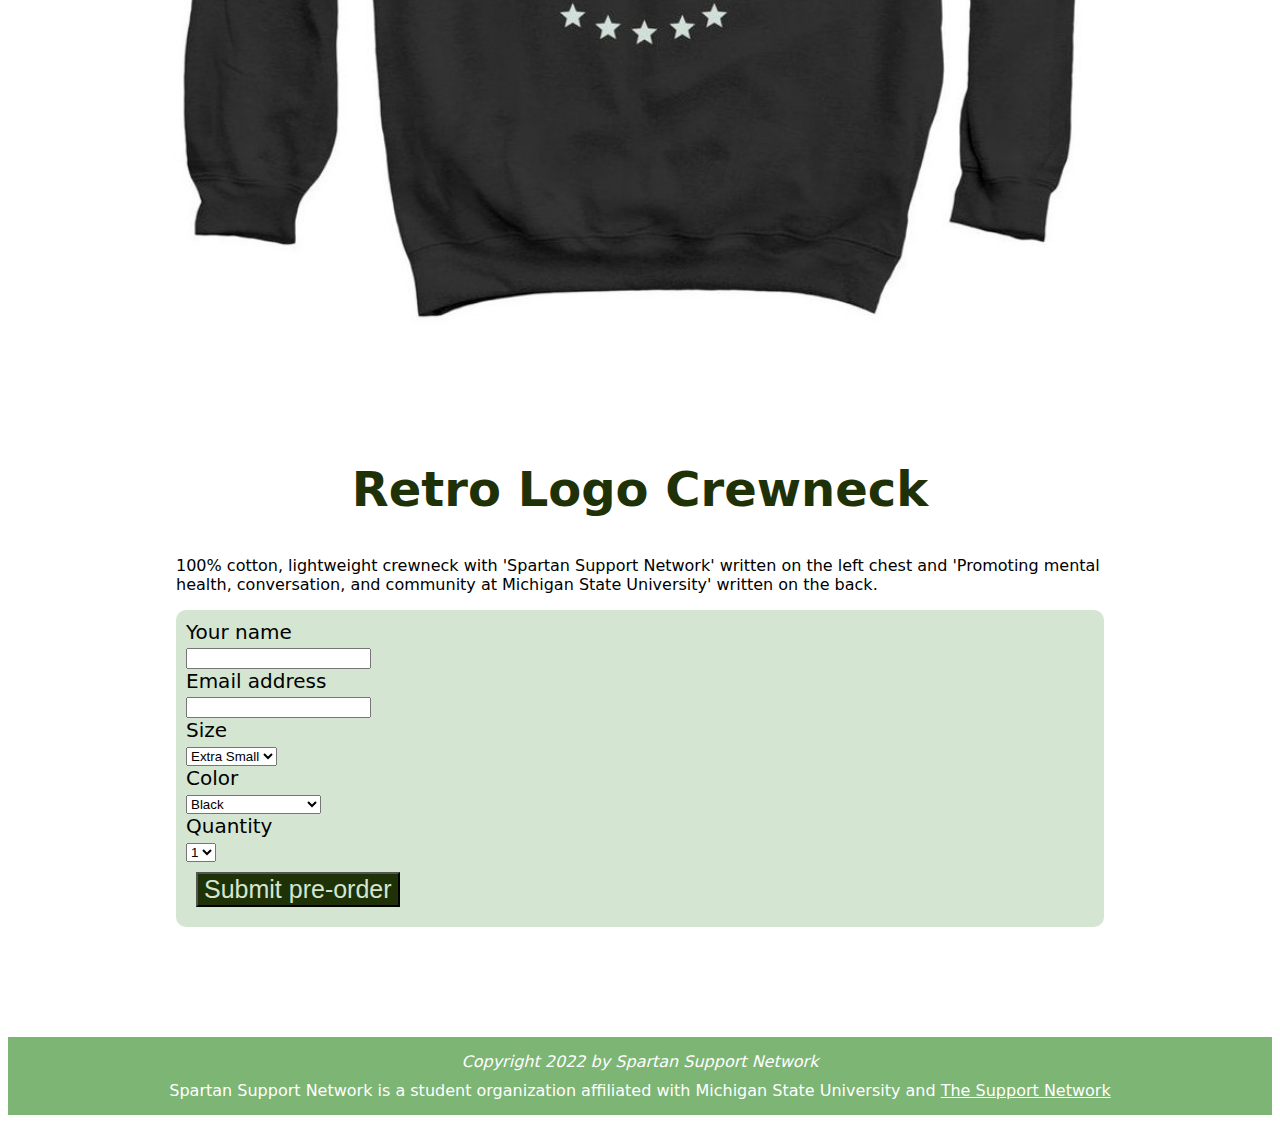
<file: retrologocrewneck.html>
<!doctype html>
<html>
<head>
<meta charset="utf-8">

<title>Spartan Support Network</title>
<link rel="stylesheet" type="text/css"  href="styles/style.css">
<link rel="icon"  href="assets/favicon.ico"/>
</head>

<body>
    <header>
      <div class="banner"><a href="https://forms.gle/uR9sPzdmqnq1Cijt9"><em>Sign up to join Spring 2022 group now!</em></a></div>
      <nav class="navGrid">
        <a href="index.html"><img src="assets/navlogo.png" alt="SSN logo" height="125"></a>
         <ul class="navigation">
             <a href="index.html"><li>ABOUT</li></a>
             <a href="gettoknowus.html"><li>GET TO KNOW US</li></a>
              <a href="resources.html"><li>RESOURCES</li></a>
              <a href="calendar.html"><li>GET INVOLVED</li></a>
              <a href="apparel.html"><li>APPAREL</li></a>
              <a href="getintouch.html"><li>GET IN TOUCH</li></a>
          </ul> 
          
          <div class="hamburgerMenu">
              <label> <img src="assets/white_menu_icon.png" alt="Hamburger menu icon">
              <input type="checkbox">
                 <div>
                  <a href="index.html">ABOUT</a>
                 <a href="gettoknowus.html">GET TO KNOW US</a>
                  <a href="resources.html">RESOURCES</a>
                  <a href="calendar.html">GET INVOLVED</a>
                    <a href="apparel.html">APPAREL</a>
                  <a href="getintouch.html">GET IN TOUCH</a>
                  </div>
                  </label>
          </div>
             </nav>
    </header>

    <main>
      <p><a href="apparel.html">Back to all apparel</a></p>
      <div class="apparel_page_container">
        <img src="assets/retrocrewneck_front.jpg" alt="image of retro logo crewneck">
          <div class="apparel_label">
          <h2>Retro Logo Crewneck</h2>
          <p>100% cotton, lightweight crewneck with 'Spartan Support Network' written on the left chest and 'Promoting mental health, conversation, and community at Michigan State University' written on the back.</p>
          <form action="https://formspree.io/f/xwkyrwne" method="POST" >
            <label>
              Your name <br>
            <input type="text" name="namereply" required>
           </label>
           <label>
            Email address <br>
            <input type="email" name="emailreply" required>
           </label>
            <label for="size">Size</label>
            <select class="size" required>
              <option value="extrasmall">Extra Small</option>
              <option value="small">Small</option>
              <option value="medium">Medium</option>
              <option value="large">Large</option>
              <option value="extralarge">Extra Large</option>
              <option value="2x">2X</option>
              <option value="3X">3X</option>
              <option value="4X">4X</option>
            </select>
            <label for="color" required>Color</label>
            <select class="color">
              <option value="black">Black</option>
              <option value="forest">Forest Green</option>
              <option value="heather">Light Heather Gray</option>
            </select>
            <label for="quantity" required>Quantity</label>
            <select class="quantity">
              <option value="one">1</option>
              <option value="two">2</option>
              <option value="three">3</option>
            </select>
            <button>Submit pre-order</button>
          </form>
         
        </div>
        
      </div>
    </main>

        
  <footer>
    <p><em>Copyright 2022 by Spartan Support Network</em></p>
    
    <p>Spartan Support Network is a student organization affiliated with Michigan State University and <a href="https://www.thesupportnetwork.org/">The Support Network</a></p>

</footer>
</body>
</html>
</file>
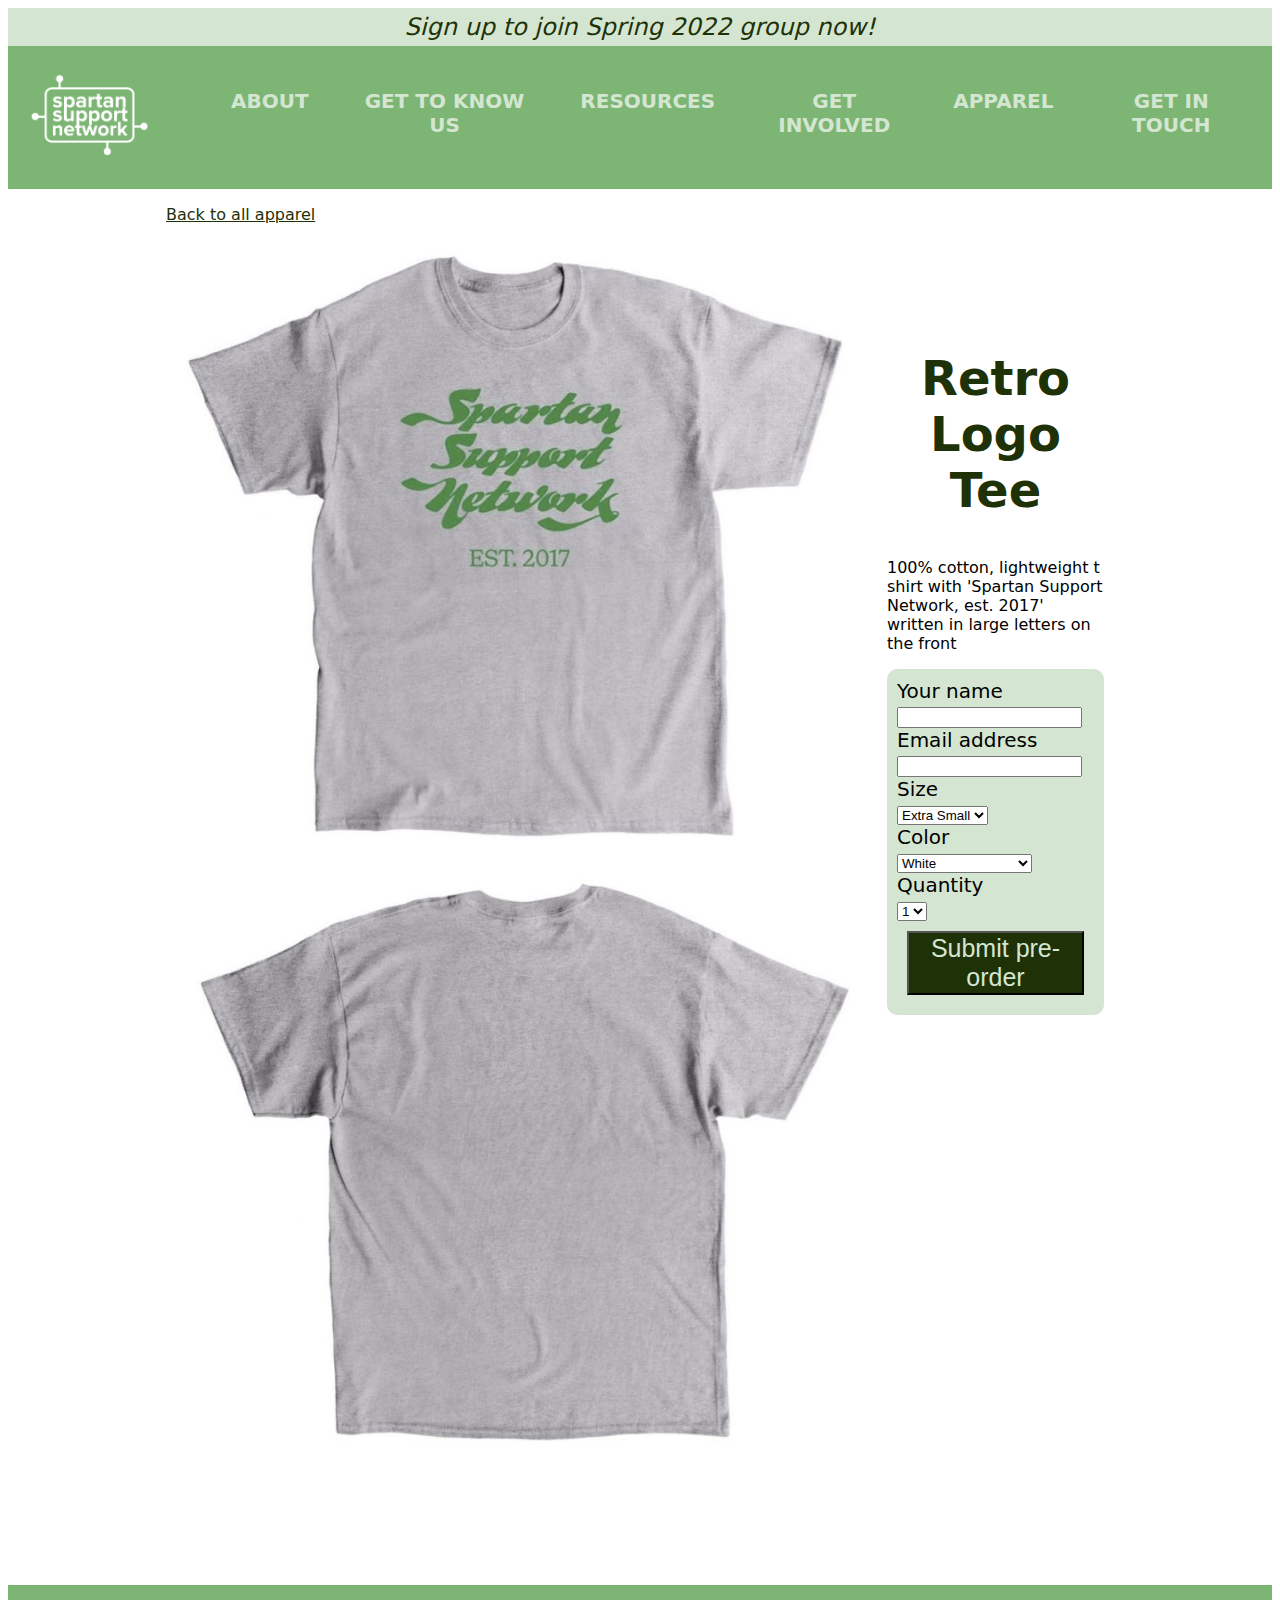
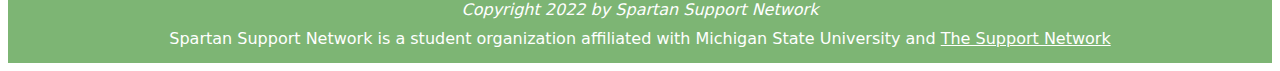
<file: retrologotee.html>
<!doctype html>
<html>
<head>
<meta charset="utf-8">

<title>Spartan Support Network</title>
<link rel="stylesheet" type="text/css"  href="styles/style.css">
<link rel="icon"  href="assets/favicon.ico"/>
</head>

<body>
    <header>
      <div class="banner"><a href="https://forms.gle/uR9sPzdmqnq1Cijt9"><em>Sign up to join Spring 2022 group now!</em></a></div>
      <nav class="navGrid">
        <a href="index.html"><img src="assets/navlogo.png" alt="SSN logo" height="125"></a>
         <ul class="navigation">
             <a href="index.html"><li>ABOUT</li></a>
             <a href="gettoknowus.html"><li>GET TO KNOW US</li></a>
              <a href="resources.html"><li>RESOURCES</li></a>
              <a href="calendar.html"><li>GET INVOLVED</li></a>
              <a href="apparel.html"><li>APPAREL</li></a>
              <a href="getintouch.html"><li>GET IN TOUCH</li></a>
          </ul> 
          
          <div class="hamburgerMenu">
              <label> <img src="assets/white_menu_icon.png" alt="Hamburger menu icon">
              <input type="checkbox">
                 <div>
                  <a href="index.html">ABOUT</a>
                 <a href="gettoknowus.html">GET TO KNOW US</a>
                  <a href="resources.html">RESOURCES</a>
                  <a href="calendar.html">GET INVOLVED</a>
                    <a href="apparel.html">APPAREL</a>
                  <a href="getintouch.html">GET IN TOUCH</a>
                  </div>
                  </label>
          </div>
             </nav>
    </header>

    <main>
      <p><a href="apparel.html">Back to all apparel</a></p>
      <div class="apparel_page_container">
        <img src="assets/retrologotee_front.jpg" alt="image of retro logo tee">
          <div class="apparel_label">
           <h2>Retro Logo Tee</h2>
          <p>100% cotton, lightweight t shirt with 'Spartan Support Network, est. 2017' written in large letters on the front</p>
          <form action="https://formspree.io/f/xrgjyoag" method="POST" >
            <label>
              Your name <br>
            <input type="text" name="namereply" required>
           </label>
           <label>
            Email address <br>
            <input type="email" name="emailreply" required>
           </label>
            <label for="size">Size</label>
            <select class="size" required>
              <option value="extrasmall">Extra Small</option>
              <option value="small">Small</option>
              <option value="medium">Medium</option>
              <option value="large">Large</option>
              <option value="extralarge">Extra Large</option>
              <option value="2x">2X</option>
              <option value="3X">3X</option>
              <option value="4X">4X</option>
            </select>
            <label for="color" required>Color</label>
            <select class="color">
              <option value="white">White</option>
              <option value="black">Black</option>
              <option value="heather">Light Heather Gray</option>
            </select>
            <label for="quantity" required>Quantity</label>
            <select class="quantity">
              <option value="one">1</option>
              <option value="two">2</option>
              <option value="three">3</option>
            </select>
            <button>Submit pre-order</button>
          </form>
         
        </div>
        
      </div>
    </main>

        
  <footer>
    <p><em>Copyright 2022 by Spartan Support Network</em></p>
    
    <p>Spartan Support Network is a student organization affiliated with Michigan State University and <a href="https://www.thesupportnetwork.org/">The Support Network</a></p>

</footer>
</body>
</html>
</file>
<file: styles/style.css>
@charset "utf-8";
/* CSS Document */

/*UNIVERSAL STYLES*/

.hamburgerMenu {
    float: right;
    display: none;
}

.hamburgerMenu a {
    display:block;
    margin-right: 75px;
    padding: 2px;
    text-decoration: none;
    color: white;
    font-weight: bold;
    text-align: right;
}

.hamburgerMenu a:hover {
    background-color: green;
    color: black;
    text-decoration: none;
    cursor: pointer;
}

.hamburgerMenu label {
    display: block;
    background-color: #7DB574;
 
}
 .hamburgerMenu img {
     display: block;  
     height: 50px;
     padding-left: 10px;
     float: right;
    
}

.hamburgerMenu label div {
    margin: 0 0 0 0;
    display: none;
    padding-left: 10px;
    float: inherit;
}

.hamburgerMenu label input {
    display: none;
}

.hamburgerMenu label input:checked ~ div {
    display: block;
}

body {
    font-family: Segoe, "Segoe UI", "DejaVu Sans", "Trebuchet MS", Verdana, "sans-serif";
 }

p a{
  color:#1F3207;
  text-decoration: underline;
}
p a:hover{
  color:#7db574;
  cursor: pointer;
}
.banner{
    background-color: #d4e6d1;
    font-size: 1.5em;
    text-align: center;
    padding: 5px;
    transition: .5s;
}

.banner a{
    text-decoration: none;
    color: #1f3207;
    display: block;
    
}

.banner a:hover {
    text-decoration: none;
    color: white;
    cursor: pointer;
}

.banner:hover{
    background-color: green;
    cursor: pointer;
}

.navGrid {
    display: grid;
    grid-template-columns: 10em auto;
    background-color: #7db574;
    border-color: #7db574;
    border-style: solid;
    margin: 0;

}


.navigation {
    list-style-type: none;
    display: flex;
    justify-content: space-around;
    text-align: center;
    font-size: 1.5em;
    margin: 0;

}

.navigation li{
    float: left;
    display: block;
    color: #d4e6d1;
    padding: 1em;
    margin-top: 1em;
    transition: .25s;
    font-weight: 700;
}

.navigation li:hover{
    color: #1f3207;
    background-color: #d4e6d1;
    cursor: pointer;
}

.navigation li a{
text-decoration: none;
color: inherit;
}

.navGrid img{
    height: 125px;
    padding-top: .25em;
    padding-bottom: .25em;
    padding-left: 1em;
}

main {
    margin-left: auto;
    margin-right: auto;
    width: 75%;    
}

footer {
    background-color: #7db574;
    padding: 10px;
    text-align: center;
    color: white;
    margin-top: 100px;
}

footer p {
    margin: 0;
    padding: 5px;
}

footer a {
    color: white;
}

footer a:visited {
    color: white;
}



/*ABOUT STYLES*/
.video {
    float: left;
    width: 50%;
}

#mission h1 {
    font-size: 4em;
    color: #7db574;
    margin: 0;
    padding: 0;
    padding-top: 250px;
}

#mission p {
    margin: 0;
    padding:0;
     font-size: 2em;
    width: 90%;
    padding-bottom: 350px;
}


.modelicon {
    height: 100px;
    
    /*float: left;*/
}

.modelheader {
    color: #7db574;
    font-size: 1.2em;
    margin: 0;
}

.ssnmodelflex {
    display: grid;
    grid-template-columns: auto auto auto;
    flex-wrap: wrap;
    
}

.modelbox{
   grid-row: auto;
    padding: 0 1em 1em 1em;
    text-align: center;
    margin: 0px 5px;
}

.modeltext {
    font-size: 1.25em;
    margin: 0;
}

h2, .events {
    font-size: 3em;
    text-align: center;
    color: #1f3207;
    margin-top: 150px;
}

.backgroundLogo {
    width: 60%;
    float: left;
    margin: 0;
    padding: 0;
}

.faq {
    margin-left:10%;
    margin-right:10%;
}

.faq p {
    font-size: 1.2em;
}


/*ABOUT US STYLES*/

.profilename {
    color: #7DB574;
    font-size: 2em;
    padding: 0;
    padding-top: 1em;
    margin: 0;
}

.profiletitle {
    font-size: 1.5em;
     padding: 0;
    margin: 0;
}

.profilequote {
    font-style: italic;
    font-weight: bolder;
    float: left;
    width:20%;
    margin: 10px;
    padding: 0;
}


.profilequote img {
    width: 100%;
}


.profile p {
    padding:10px;
    margin: 0;
    font-size: 1.2em;
    height: 150px;
}

#justinparagraph {
    height:300px;
}

.profile {
    margin-bottom: 100px;
}


.leaderprofilename {
    color: #7DB574;
    font-size:1.5em;
    padding: 0;
    margin: 0;
}

/*get in touch styles*/

fieldset {
  width: 50%;
  margin-left: auto;
  margin-right: auto;
  text-align: left;
  font-size: 1.25em;
  display: block;
  background-color:#d4e6d1;
}

form, label {
  display: block;
}

button{
  background-color:#1F3207;
  color:#d4e6d1;
  font-size: 1.25em;
  margin: 10px;
  display: block;
}

button:hover {
  background-color:#7DB574;
  color:#1F3207;
  cursor: pointer;
}

/* Calendar style */

.carousel-inner img {
    height: 500px;
}

.eventGrid {
    display: flex;
}

.eventBox {
    padding: 1em;
    margin: 1em;
    background-color: #D4E6D1;
    text-align: center;
    width: 30%;
}

.eventBox:hover {
    background-color: #7DB574;
    cursor: pointer;
}

.eventBox h3 {
    margin: .5em;
    padding: 0;
}

.eventBox p {
    margin:0;
    padding:0;
    font-size: 1em;
}


/*Resources styles*/

.resourceList {
    font-size: 1.25em;
}
.resourceList a{
    color: #1F3207;
    margin: 0;
    padding: 0;
}

.resourceList a:hover{
    color: white;
    cursor: pointer;
}

.resourceBox {
    background-color: #D4E6D1;
    padding: 10px;
    border-radius: 10px;
    width: 325px;
    margin: 10px;
}

.resourceBox h3 {
    margin: 0;
    padding: 0;
    font-size: 1.5em;
    font-style: italic;
    text-align: center;
}

#resources {
    display: flex;
    flex-wrap: wrap;
    justify-content: center;
}


/*APPAREL STYLES*/
.apparelContainer{
  display:flex;
  flex-wrap: wrap;
  justify-content: space-evenly;
}
.apparelBox {
  flex-grow: 1;
  flex-basis: 20%;
}

.apparelBox:hover {
  border-color:#7DB574;
  border-style: solid;
  border-width: 10px;
  border-radius: 10px;
  cursor: pointer;
  transition: .25s;
}

.apparelImage {
  width: 100%;
}

.apparel_page_container {
  display: flex;
  flex-wrap: wrap;
  justify-content: space-evenly;
}
.apparel_label {
  text-align: left;
  display: inline;
  width: 100%;
  flex-grow: 1;
  flex-basis: 20%;
  margin: 10px;
}

.apparel_label form {
  padding: 10px;
  font-size: 1.25em;
  background-color: #d4e6d1;
  border-radius: 10px;
}

.apparel_page_container img {
  width: 75%;
  flex-grow: 1;
  flex-basis: 10%;
}


/*MEDIA QUERIES*/


@media screen and (max-width: 1400px) {
  #mission p{
      font-size: 1.5em;
      padding-bottom: 200px;
  }
  
  #mission h1 {
      font-size: 3em;
      padding-top: 200px;
  }
  
  .navigation {
      font-size: 1.25em;
  }
  
  h2 {
      margin-top: 100px;
  }
  
  .profilequote {
      width: 30%;
  }
  
  .profile p {
      height: 225px;
  }
  
  #justinparagraph {
      height: 350px;
  }
}
@media screen and (max-width: 1100px) {
    #mission p{
        padding-bottom: 100px;
        font-size: 1.5em;
    }
    
    #mission h1 {
       
        padding-top: 100px;
    }
    
    .navigation {
        font-size: 1em;
    }
    
    h2 {
        margin-top: 100px;
    }
    
     .profile p {
        height: 300px;
    }
    
    #justinparagraph {
        height: 475px;
    }
     .resourceBox {
        width: 100%;
    }
    
}


@media screen and (max-width: 800px) {
    .missionFlex {
          margin-left: auto;
    margin-right: auto;
    width: 60%;   
        margin-top: 0;
        margin-bottom: 0;
        padding: 0;
        text-align: center;
    }
    
    .banner {
        font-size: 1em;
    }
    
    #mission h1 {
        padding: 0;
        margin: 0;
    }
    #mission p{
        font-size: 1.5em;
        padding:0;
        padding-bottom: 50px;
    }
    
    .backgroundLogo {
        float:none;
        width: 100%;
        padding: 0;
        margin: 0;
    }
    .navigation {
        font-size: 1em;
    }
    
    h2 {
        margin-top: 20px;
        font-size: 2em;
    }
    
    .ssnmodelflex {
    
    grid-template-columns: 1fr;
    
}
    .profilequote {
        float:none;
        width: 100%;
    }
    
    .profile p {
        height: auto;
        margin-bottom: 10px;
    }
    
    #justinparagraph {
        height: auto;
        margin-bottom: 10px;
    }
    
    .eventBox {
        width: 50%;
    }
   .hamburgerMenu {
        display:block;
    }
    
    .navigation {
        display: none;
    }
    
    .resourceBox {
        width: 100%;
    }
    fieldset {
      width: 75%;
    }
    .apparelContainer{
      display:block;
} 
    
}

@media screen and (max-width: 600px) {
    
    
    main {
    margin-left: auto;
    margin-right: auto;
    width: 80%;    

}
    .missionFlex {
        margin-left: auto;
    margin-right: auto;
    width: 80%;  
    }
    
    
.carousel-inner img {
    height: 300px;
}
    
    .eventGrid {
        display: block;
    }
    .eventBox {
        width: 100%;
    }

}
</file>
